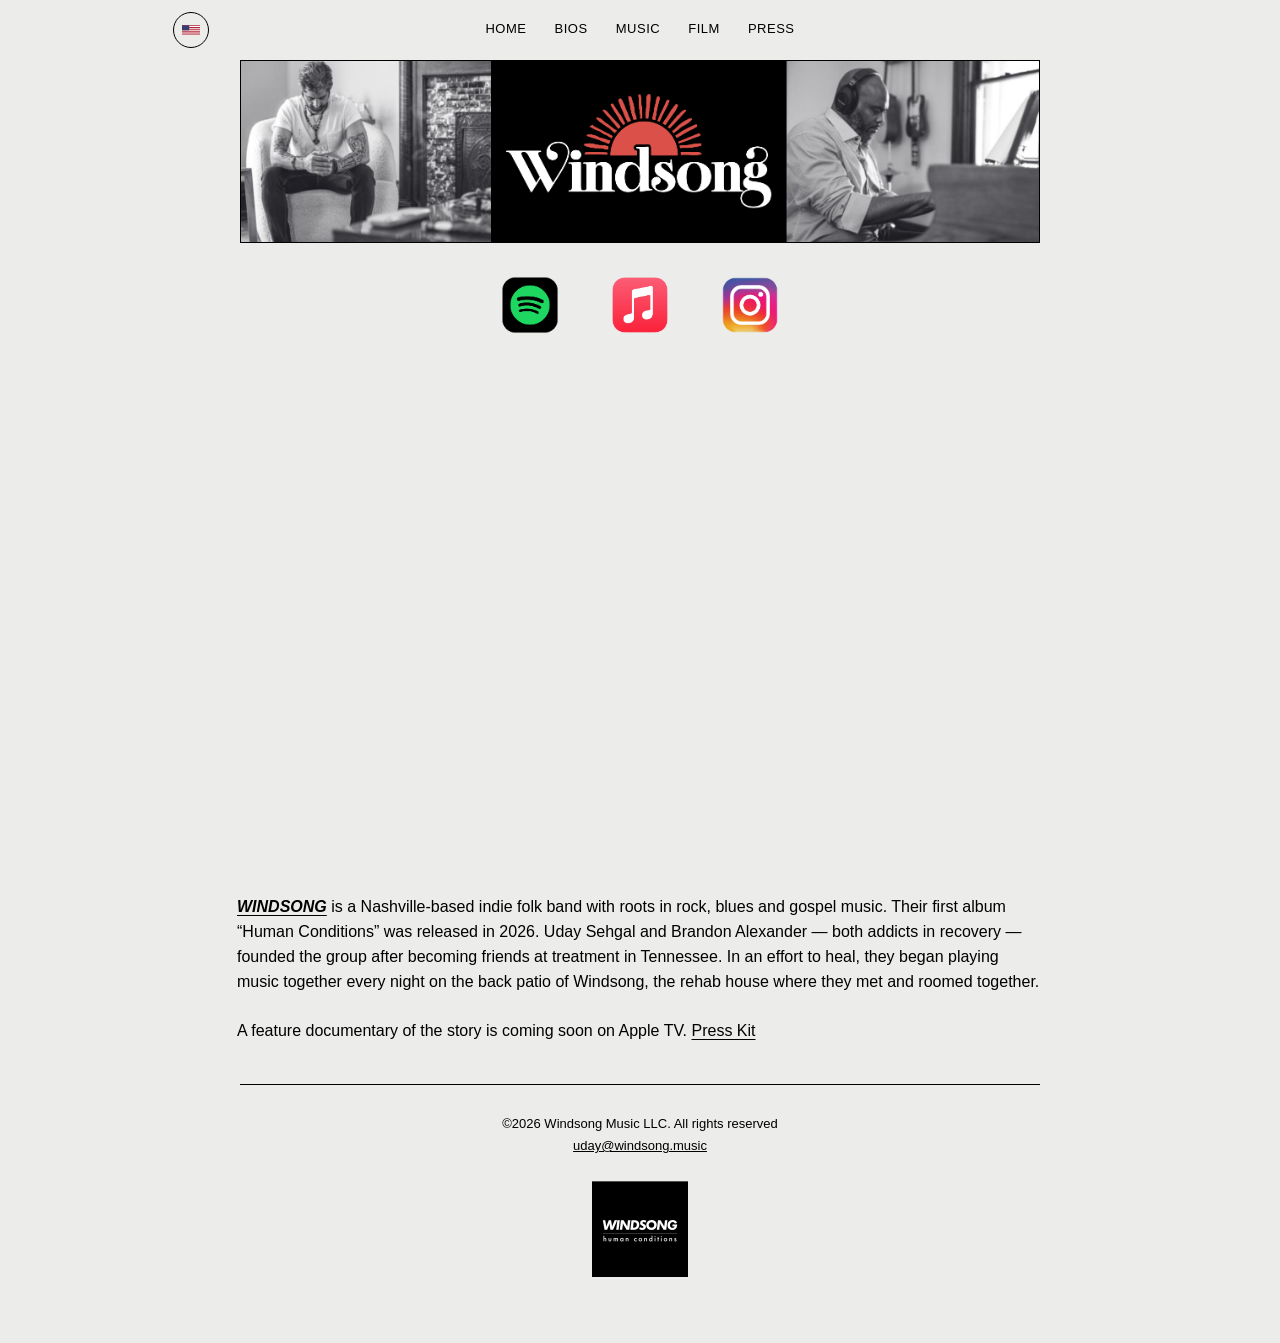
<file: index.html>
<!DOCTYPE html>
<html lang="en">
<head>
<meta charset="UTF-8" />
<meta name="viewport" content="width=device-width, initial-scale=1.0" />
<script>

(function () {
  var k = 'windsong-lang';
  var t = localStorage.getItem(k);
  if (t === 'hi' || t === 'en') {
    document.documentElement.setAttribute('data-lang', t);
    document.documentElement.setAttribute('lang', t === 'hi' ? 'hi' : 'en');
  } else {
    document.documentElement.setAttribute('data-lang', 'en');
    document.documentElement.setAttribute('lang', 'en');
  }
})();
</script>

<!-- Google tag (gtag.js) -->
<script async src="https://www.googletagmanager.com/gtag/js?id=G-J59MNLBX5Y"></script>
<script>
  window.dataLayer = window.dataLayer || [];
  function gtag(){dataLayer.push(arguments);}
  gtag('js', new Date());

  gtag('config', 'G-J59MNLBX5Y');
</script>

<meta property="og:title" content="Windsong - Human Conditions" />
<meta property="og:image" content="https://windsong.music/images/windsong-logo-bold-rev.png" />
<meta property="og:description" content="A feature documentary film of the recording sessions, song backstories, and interview footage is currently in post production — with an August 2026 release date. The film was produced by Joseph Garner (Joker, Joker 2) and directed by Meliek Gaynor." />
<meta property="og:url" content="https://windsong.music" />
<meta property="og:type" content="website" />
<meta property="og:locale" content="en_US" />
<meta property="og:site_name" content="Windsong" />
<meta property="og:image:width" content="1200" />
<meta property="og:image:height" content="630" />
<meta property="og:image:alt" content="Windsong - Human Conditions" />

<title>Windsong — Human Conditions</title>
<link rel="preconnect" href="https://fonts.googleapis.com" />
<link rel="preconnect" href="https://fonts.gstatic.com" crossorigin />
<link href="https://fonts.googleapis.com/css2?family=Noto+Sans+Devanagari:wght@400;700&family=Noto+Sans:ital,wght@0,400;0,700;1,400;1,700&display=swap" rel="stylesheet" />
<link rel="stylesheet" href="style.css" />
</head>
<body>

<section class="page cover">

<header class="site-header">
  <nav class="site-nav" aria-label="Main navigation">

    <div class="site-nav__controls">

      <button
              type="button"
              class="lang-toggle"
              id="lang-toggle"
              aria-label="Switch to Hindi"
              title="Switch to Hindi"
      >
                <span class="lang-toggle__flag lang-toggle__flag--en" aria-hidden="true">
                           <svg xmlns="http://www.w3.org/2000/svg" viewBox="0 0 19 10" width="18" height="10" focusable="false">
          <rect width="19" height="10" fill="#b22234"/>
          <path fill="#fff" d="M0 0.77h19V1.9H0zm0 2.26h19v1.13H0zm0 2.26h19v1.13H0zm0 2.26h19v1.13H0zm0 2.26h19V10H0z"/>
          <rect width="7.6" height="5.38" fill="#3c3b6e"/>
        </svg>
                </span>

        <span class="lang-toggle__flag lang-toggle__flag--hi" aria-hidden="true">
                          <svg xmlns="http://www.w3.org/2000/svg" viewBox="0 0 9 6" width="18" height="12" focusable="false">
          <rect width="9" height="2" fill="#FF9933"/>
          <rect y="2" width="9" height="2" fill="#fff"/>
          <rect y="4" width="9" height="2" fill="#138808"/>
          <circle cx="4.5" cy="3" r="0.55" fill="none" stroke="#000080" stroke-width="0.08"/>
          <g stroke="#000080" stroke-width="0.06" fill="none">
            <path d="M4.5 2.45v1.1M4.05 3h0.9M4.2 2.6l0.6 0.8M4.8 2.6l-0.6 0.8M4.2 3.4l0.6-0.8M4.8 3.4l-0.6-0.8"/>
          </g>
        </svg>
                </span>
      </button>

      <button
              type="button"
              class="menu-toggle"
              id="menu-toggle"
              aria-expanded="false"
              aria-controls="site-nav-links"
              aria-label="Open navigation"
      >
        <span></span>
        <span></span>
        <span></span>
      </button>

    </div>

  </nav>
</header>

  <!-- Page 1: Cover -->
    <a class="cover-logo" href="https://www.instagram.com/windsong.live/" target="_blank" rel="noopener noreferrer" data-i18n="aria.windsongInstagram" data-i18n-attr="aria-label" aria-label="Windsong on Instagram">
      <img src="images/windsong-banner.png" alt="" width="1600" height="692" />
    </a>
  <div class="cover-nav">
  <div class="site-nav__links" id="site-nav-links">
    <a href="index.html">home</a>
    <a href="band.html">bios</a>
    <a href="songs.html">music</a>
    <a href="documentary.html">film</a>
    <a href="press.html" data-i18n="nav.press">press</a>
  </div>
    <div class="cover-social">
      <a class="cover-social__link" href="https://open.spotify.com/album/7464u61PqAMheNUKKVJEBP?si=svXfRjEfQx6AJzKR78uPIQ&amp;utm_source=copy-link" target="_blank" rel="noopener noreferrer" data-i18n="aria.spotify" data-i18n-attr="aria-label" aria-label="Windsong on Spotify">
        <img src="images/spotify.png" alt="" width="70" height="70" decoding="async" />
      </a>
      <a class="cover-social__link" href="https://music.apple.com/us/album/human-conditions/6836206193" target="_blank" rel="noopener noreferrer" data-i18n="aria.appleMusic" data-i18n-attr="aria-label" aria-label="Windsong on Apple Music">
        <img src="images/apple.png" alt="" width="70" height="70" decoding="async" />
      </a>
      <a class="cover-social__link" href="https://www.instagram.com/windsong.live/" target="_blank" rel="noopener noreferrer" data-i18n="aria.windsongInstagram" data-i18n-attr="aria-label" aria-label="Windsong on Instagram">
        <img src="images/instagram.png" alt="" width="70" height="70" decoding="async" />
      </a>
    </div>
  </div>

<!--  <hr class="section-rule" />-->

  <!-- Trailer --->
  <div class="cover-video">
    <div class="cover-video__frame">
      <iframe
              src="https://player.vimeo.com/video/1218974284?h=4535419d74&amp;badge=0&amp;autopause=0&amp;player_id=0&amp;app_id=58479&amp;autoplay=1&amp;muted=1&amp;playsinline=1"
              frameborder="0"
              allow="autoplay; fullscreen; picture-in-picture; clipboard-write; encrypted-media; web-share"
              referrerpolicy="strict-origin-when-cross-origin"
              title="Windsong Trailer"
      ></iframe>
    </div>
  </div>
  <script src="https://player.vimeo.com/api/player.js"></script>

  <!-- Page 2: Band & members -->
  <section class="page">
    <div class="bio">
        <p data-i18n="bio.intro">
          <a href="https://www.ladysavagemanagement.com/windsong"><em class="band-name">WINDSONG</em></a> is a Nashville-based indie folk band with roots in rock, blues and gospel music. Their first album “Human Conditions” was released in 2026. Uday Sehgal and Brandon Alexander — both addicts in recovery — founded the group after becoming friends at treatment in Tennessee. In an effort to heal, they began playing music together every night on the back patio of Windsong, the rehab house where they met and roomed together.
          <br/><br/>A feature documentary of the story is coming soon on Apple TV. <a href="https://www.ladysavagemanagement.com/windsong" target="_blank" rel="noopener noreferrer">Press Kit</a>
        </p>
<!--        <p data-i18n="bio.uday">-->
<!--          <strong class="name">UDAY SEHGAL</strong> is an entrepreneur with a background in hotels, film and music. He was raised in Chicago, IL and grew up playing guitar in bands through high school and college. He began writing songs at 18 years old.-->
<!--        </p>-->
<!--        <p data-i18n="bio.brandon">-->
<!--          <strong class="name">BRANDON ALEXANDER</strong> grew up in Nashville, TN. He was first exposed to music through church — playing piano, organ, and singing in the choir. Brandon went on to study at Fisk University, and was a member of the prestigious Fisk Jubilee Singers. -->
<!--        </p>-->
<!--      <p data-i18n="bio.savanna">-->
<!--        <strong class="name">Savanna Smith</strong> ...-->
<!--      </p>-->
<!--      <p data-i18n="bio.lacy">-->
<!--        <strong class="name">LACY ROSTYAK</strong> is a conservatory-trained concert violinist with recording experience alongside Shania Twain and Deadmau5.-->
<!--      </p>-->
<!--        <p data-i18n="bio.john">-->
<!--          <strong class="name">JOHN MASON</strong> is a session bass player and has toured with Darius Rucker for 18 years.-->
<!--        </p>-->
<!--        <p data-i18n="bio.joe">-->
<!--          <strong class="name">JOE TRAVERS</strong> plays drums and won a Grammy for live performance with the Zappa Band. He also toured with Joe Satriani and Duran Duran.-->
<!--        </p>-->
<!--        <p data-i18n="bio.jeff">-->
<!--          <strong class="name">JEFF KITE</strong> is a producer, guitar and keyboard player who tours with The Voidz (Julian Casablanca) and Cigarettes After Sex.-->
<!--        </p>-->
    </div>
  </section>

<!--  &lt;!&ndash; Page 3: Track list stories (part 1) &ndash;&gt;-->
<!--  <section class="page">-->
<!--    <div class="tracks-page-logo">-->
<!--      <a href="https://open.spotify.com/album/7464u61PqAMheNUKKVJEBP?si=svXfRjEfQx6AJzKR78uPIQ&amp;utm_source=copy-link" target="_blank" rel="noopener noreferrer" data-i18n="aria.humanConditionsSpotify" data-i18n-attr="aria-label" aria-label="Human Conditions on Spotify">-->
<!--        <img src="images/windsong-logo-bold.png" data-i18n="alt.albumLogo" data-i18n-attr="alt" alt="Windsong — Human Conditions" />-->
<!--      </a>-->
<!--    </div>-->
<!--    <div class="tracks-layout">-->
<!--      <div class="track-photos">-->
<!--        <img src="images/uday-sitting.jpg" data-i18n="alt.udaySitting" data-i18n-attr="alt" alt="Uday sitting, contemplative" />-->
<!--        <img src="images/brandon-piano.jpg" data-i18n="alt.brandonPiano" data-i18n-attr="alt" alt="Brandon at the piano" />-->
<!--      </div>-->
<!--      <div class="tracks-text">-->
<!--        <h2 class="tracks-heading" data-i18n="tracks.heading">Track List Stories</h2>-->

<!--        <div class="track">-->
<!--          <h3 data-i18n="track.sunrise.title">Sunrise-</h3>-->
<!--          <p data-i18n="track.sunrise.body">My parents were raised in an ashram, a spiritual community in southern india, founded by Sri Aurobindo and Mira Alfassa, also known as The Mother. They wrote volumes on the nature of man, evolution of consciousness, integral yoga, and spiritual life. One of the seminal works is called 'The Life Divine' which I've always been drawn to. My folks later immigrated to Chicago, where my brother and I were born and raised. I was given the name Uday, by the ashram's caretaker, which in Sanskrit translates to sunrise.</p>-->
<!--        </div>-->

<!--        <div class="track">-->
<!--          <h3 data-i18n="track.weAreThrough.title">We Are Through-</h3>-->
<!--          <p data-i18n="track.weAreThrough.body">I was diagnosed with bipolar II twenty years ago, and later developed a substance use disorder. After treatments and relapses, I have tried and failed my way to a clean healthy daily life. They are both progressive illnesses, that is, things tend to get worse over time — if you don't get better first. I came to characterize my addiction as the manifestation of a toxic relationship. Starts good, ends bad, and ultimately a radioactive way to cope. I can't quite compare the experience to anything else — the chaos and destruction of being brought to your knees by a drug. I wrote this to remind myself of the nature of the beast, who patiently waits at the door.</p>-->
<!--        </div>-->

<!--        <div class="track">-->
<!--          <h3 data-i18n="track.free.title">Free-</h3>-->
<!--          <p data-i18n="track.free.body">My many experiences with depression have more in common than apart, characterized largely by an absolute eradication of my own will — to move, think, feel, or consider a future. That which you need most in the moment, is exactly what is not available. There is no ability to recognize a way forward, much less any point. I have noticed however, this too does pass. And what lies on the other side, once the pain becomes your ally, may actually be worth the walk.</p>-->
<!--        </div>-->

<!--        <div class="track">-->
<!--          <h3 data-i18n="track.awake.title">Awake-</h3>-->
<!--          <p data-i18n="track.awake.body">It is said the final step of recovery is a spiritual awakening. I am looking forward to that moment. Truly on the edge of my seat.</p>-->
<!--        </div>-->
<!--      </div>-->
<!--    </div>-->
<!--  </section>-->

<!--  &lt;!&ndash; Page 4: Track list stories (part 2) &ndash;&gt;-->
<!--  <section class="page">-->
<!--    <div class="tracks-layout">-->
<!--      <div class="track-photos">-->
<!--        <img src="images/uday-guitar.jpg" data-i18n="alt.udayGuitar" data-i18n-attr="alt" alt="Uday playing guitar" />-->
<!--        <img src="images/brandon-recording.jpg" data-i18n="alt.brandonRecording" data-i18n-attr="alt" alt="Brandon recording vocals" />-->
<!--      </div>-->
<!--      <div class="tracks-text">-->
<!--        <div class="track">-->
<!--          <h3 data-i18n="track.hardWayHome.title">Hard Way Home-</h3>-->
<!--          <p data-i18n="track.hardWayHome.body">I met Baker in treatment, we happened to cross over on both of our stays. He suffered intense early age trauma, and grew up in an environment of drug abuse. Baker regularly cut school in favor of the skate park, and on certain occasions, a jail cell. After a long journey, he is living a clean life for the first time. He likes to write poetry as his creative outlet, and provided these lyrics for me, as a record of his struggle.</p>-->
<!--        </div>-->

<!--        <div class="track">-->
<!--          <h3 data-i18n="track.lindaLee.title">Linda Lee-</h3>-->
<!--          <p data-i18n="track.lindaLee.body">My first experience with tragedy and loss was in high school. One of my best friends was out driving late at night with his mother, a vibrant and caring single mom of two. They got into a car crash, which she did not survive. It is one of those moments that still occurs in slow motion for me, with profound emotion, and gut wrenching to this day. I wrote the song when I was 18. It is dedicated to the incredibly loving memory of Linda Lee Lawrence.</p>-->
<!--        </div>-->

<!--        <div class="track">-->
<!--          <h3 data-i18n="track.closeYourEyes.title">Close Your Eyes-</h3>-->
<!--          <p data-i18n="track.closeYourEyes.body">I have a tight group of friends from growing up together. One of them is named Scott, a loving father of three, and an avid enthusiast of the Chicago Cubs and early 90's hip hop. After a high conflict divorce, job loss and subsequent battles with intense depression, Scott took his life. It was Thanksgiving day, just hours after we all were together with him. It is a very painful pill to swallow, in part, as it happened on our watch. The song is called 'close your eyes' — I would like to say it's a celebration of Scott, but in truth, it is an expression of pain and absence.</p>-->
<!--        </div>-->

<!--        <div class="track">-->
<!--          <h3 data-i18n="track.hisLoveIsKind.title">His Love is Kind-</h3>-->
<!--          <p data-i18n="track.hisLoveIsKind.body">My best friend from childhood is named Linda. We grew up together on the same street, would constantly walk around the mall, and talk on the phone even after we'd just been hanging out doing nothing. As we moved through high school and college, and she formed relationships with guys that I felt to be under-qualified for the position, she knew where I stood. Then she met Zac, her now husband, and the father of their two boys. He and I always got along great, several shared interests, particularly we both love Linda. Zac has always been kind, friendly, authentic; and extremely hospitable. We wrote this one for him. He, even while battling ALS, is the most courageous guy I know.</p>-->
<!--        </div>-->
<!--      </div>-->
<!--    </div>-->
<!--  </section>-->


<!--  &lt;!&ndash; Page 5: Documentary film &ndash;&gt;-->
<!--  <section class="page page-film">-->
<!--    <div class="film-layout">-->
<!--      <div class="film-photo">-->
<!--        <a href="https://open.spotify.com/album/7464u61PqAMheNUKKVJEBP?si=svXfRjEfQx6AJzKR78uPIQ&amp;utm_source=copy-link" target="_blank" rel="noopener noreferrer" data-i18n="aria.humanConditionsSpotify" data-i18n-attr="aria-label" aria-label="Human Conditions on Spotify">-->
<!--          <img src="images/windsong-logo-bold.png" data-i18n="alt.albumLogo" data-i18n-attr="alt" alt="Windsong — Human Conditions" />-->
<!--        </a>-->
<!--        <img src="images/filmmaker-dog.jpg" data-i18n="alt.filmmakerDog" data-i18n-attr="alt" alt="Filmmaker with dog during recording sessions" />-->
<!--      </div>-->
<!--      <div class="film-copy">-->
<!--        <p data-i18n="film.intro">A feature documentary film of the recording sessions, song backstories, and interview footage is currently in post production — with an November 2026 release date. The film was produced by Joseph Garner (Joker, Joker 2) and directed by Meliek Gaynor.).</p>-->
<!--        <hr class="film-divider" />-->
<!--        <p class="logline" data-i18n="film.logline"><em>Logline</em>: Two addicts meet in treatment, start writing music together, and record an album to explore the roots of pain and healing.</p>-->
<!--      </div>-->
<!--    </div>-->
<!--  </section>-->

<!--  &lt;!&ndash; Page 6: Contact &ndash;&gt;-->
<!--  <section class="page page-contact">-->
<!--    <div class="contact-layout">-->
<!--      <div class="contact-photos">-->
<!--        <img src="images/uday-with-friend.jpg" data-i18n="alt.udayFriend" data-i18n-attr="alt" alt="Uday with friend" />-->
<!--        <img src="images/uday-smiling.jpg" data-i18n="alt.udaySmiling" data-i18n-attr="alt" alt="Uday smiling" />-->
<!--      </div>-->
<!--      <div class="contact-right">-->
<!--        <a href="https://www.instagram.com/windsong.live/" target="_blank" rel="noopener noreferrer" data-i18n="aria.windsongInstagram" data-i18n-attr="aria-label" aria-label="Windsong on Instagram">-->
<!--        <img class="big-logo" src="images/windsong-logo-blue-bkgd.png" data-i18n="alt.windsongWordmark" data-i18n-attr="alt" alt="Windsong" />-->
<!--        </a>-->
<!--        <div class="contact-info">-->
<!--          <div><a href="mailto:uday@windsong.music">uday@windsong.music</a></div>-->
<!--          <div>-->
<!--            <br />-->
<!--            <br />-->
<!--            <br />-->
<!--          </div>-->
<!--        </div>-->
<!--      </div>-->
<!--    </div>-->
<!--  </section>-->

  <script src="i18n.js" defer></script>
        <footer class="site-footer site-footer--index">
       <div> ©2026 Windsong Music LLC. All rights reserved</div> <a href="mailto:uday@windsong.music">uday@windsong.music</a>
          <a class="site-footer__album" href="https://open.spotify.com/album/7464u61PqAMheNUKKVJEBP?si=svXfRjEfQx6AJzKR78uPIQ&amp;utm_source=copy-link" target="_blank" rel="noopener noreferrer" data-i18n="aria.humanConditionsSpotify" data-i18n-attr="aria-label" aria-label="Human Conditions on Spotify">
            <img src="images/human-conditions-original-thumbnail.png" alt="Windsong — Human Conditions, original black album cover" width="96" height="96" loading="lazy" decoding="async" />
          </a>
        </footer>
</section>
</body>
</html>
<!-- dejim juang -->
</file>
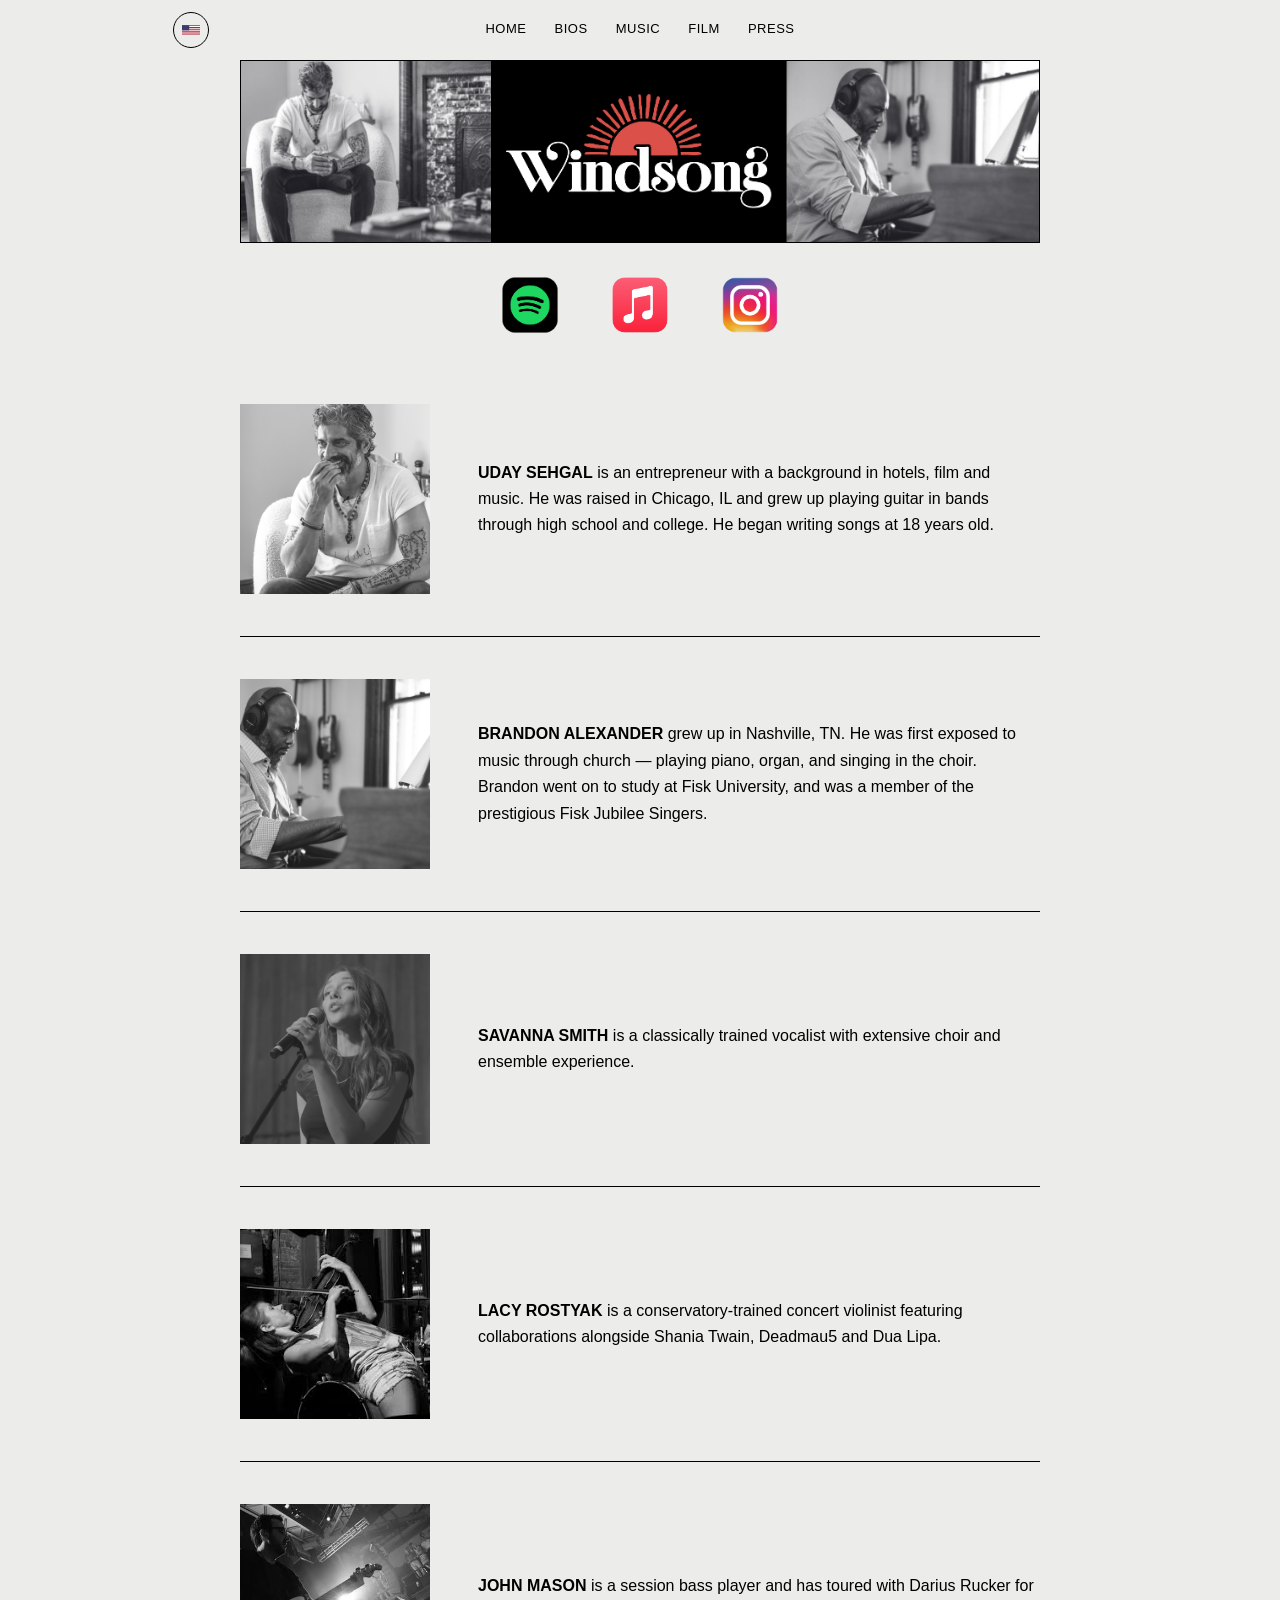
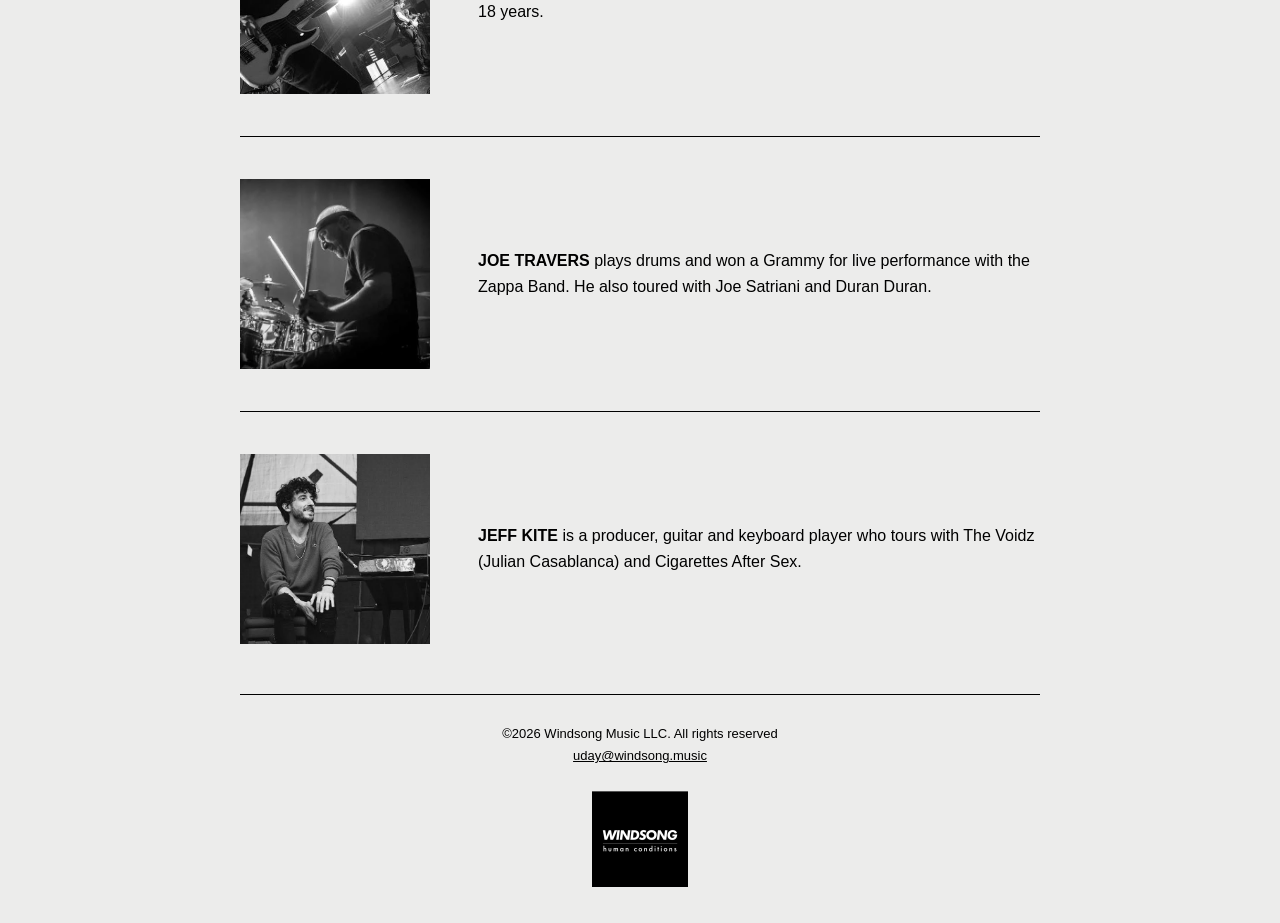
<file: band.html>
<!DOCTYPE html>
<html lang="en">
<head>
    <meta charset="UTF-8" />
    <meta name="viewport" content="width=device-width, initial-scale=1.0" />
    <script>
        (function () {
            var k = 'windsong-lang';
            var t = localStorage.getItem(k);
            if (t === 'hi' || t === 'en') {
                document.documentElement.setAttribute('data-lang', t);
                document.documentElement.setAttribute('lang', t === 'hi' ? 'hi' : 'en');
            } else {
                document.documentElement.setAttribute('data-lang', 'en');
                document.documentElement.setAttribute('lang', 'en');
            }
        })();
    </script>

    <!-- Google tag (gtag.js) -->
    <script async src="https://www.googletagmanager.com/gtag/js?id=G-J59MNLBX5Y"></script>
    <script>
        window.dataLayer = window.dataLayer || [];
        function gtag(){dataLayer.push(arguments);}
        gtag('js', new Date());

        gtag('config', 'G-J59MNLBX5Y');
    </script>

    <meta property="og:title" content="Windsong - Human Conditions" />
    <meta property="og:image" content="https://windsong.music/images/windsong-logo-bold-rev.png" />
    <meta property="og:description" content="A feature documentary film of the recording sessions, song backstories, and interview footage is currently in post production — with an August 2026 release date. The film was produced by Joseph Garner (Joker, Joker 2) and directed by Meliek Gaynor." />
    <meta property="og:url" content="https://windsong.music" />
    <meta property="og:type" content="website" />
    <meta property="og:locale" content="en_US" />
    <meta property="og:site_name" content="Windsong" />
    <meta property="og:image:width" content="1200" />
    <meta property="og:image:height" content="630" />
    <meta property="og:image:alt" content="Windsong - Human Conditions" />

    <title>Windsong — Human Conditions</title>
    <link rel="preconnect" href="https://fonts.googleapis.com" />
    <link rel="preconnect" href="https://fonts.gstatic.com" crossorigin />
    <link href="https://fonts.googleapis.com/css2?family=Noto+Sans+Devanagari:wght@400;700&family=Noto+Sans:ital,wght@0,400;0,700;1,400;1,700&display=swap" rel="stylesheet" />
    <link rel="stylesheet" href="style.css" />
</head>
<body>

<section class="page cover">

    <header class="site-header">
        <nav class="site-nav" aria-label="Main navigation">

            <div class="site-nav__controls">

                <button
                        type="button"
                        class="lang-toggle"
                        id="lang-toggle"
                        aria-label="Switch to Hindi"
                        title="Switch to Hindi"
                >
                <span class="lang-toggle__flag lang-toggle__flag--en" aria-hidden="true">
                           <svg xmlns="http://www.w3.org/2000/svg" viewBox="0 0 19 10" width="18" height="10" focusable="false">
          <rect width="19" height="10" fill="#b22234"/>
          <path fill="#fff" d="M0 0.77h19V1.9H0zm0 2.26h19v1.13H0zm0 2.26h19v1.13H0zm0 2.26h19v1.13H0zm0 2.26h19V10H0z"/>
          <rect width="7.6" height="5.38" fill="#3c3b6e"/>
        </svg>
                </span>

                    <span class="lang-toggle__flag lang-toggle__flag--hi" aria-hidden="true">
                          <svg xmlns="http://www.w3.org/2000/svg" viewBox="0 0 9 6" width="18" height="12" focusable="false">
          <rect width="9" height="2" fill="#FF9933"/>
          <rect y="2" width="9" height="2" fill="#fff"/>
          <rect y="4" width="9" height="2" fill="#138808"/>
          <circle cx="4.5" cy="3" r="0.55" fill="none" stroke="#000080" stroke-width="0.08"/>
          <g stroke="#000080" stroke-width="0.06" fill="none">
            <path d="M4.5 2.45v1.1M4.05 3h0.9M4.2 2.6l0.6 0.8M4.8 2.6l-0.6 0.8M4.2 3.4l0.6-0.8M4.8 3.4l-0.6-0.8"/>
          </g>
        </svg>
                </span>
                </button>

                <button
                        type="button"
                        class="menu-toggle"
                        id="menu-toggle"
                        aria-expanded="false"
                        aria-controls="site-nav-links"
                        aria-label="Open navigation"
                >
                    <span></span>
                    <span></span>
                    <span></span>
                </button>

            </div>

        </nav>
    </header>

    <!-- Page 1: Cover -->
    <a class="cover-logo" href="https://www.instagram.com/windsong.live/" target="_blank" rel="noopener noreferrer" data-i18n="aria.windsongInstagram" data-i18n-attr="aria-label" aria-label="Windsong on Instagram">
        <img src="images/windsong-banner.png" alt="" width="1600" height="692" />
    </a>
    <div class="cover-nav">
        <div class="site-nav__links" id="site-nav-links">
            <a href="index.html">home</a>
            <a href="band.html">bios</a>
            <a href="songs.html">music</a>
            <a href="documentary.html">film</a>
            <a href="press.html" data-i18n="nav.press">press</a>
        </div>
        <div class="cover-social">
            <a class="cover-social__link" href="https://open.spotify.com/album/7464u61PqAMheNUKKVJEBP?si=svXfRjEfQx6AJzKR78uPIQ&amp;utm_source=copy-link" target="_blank" rel="noopener noreferrer" data-i18n="aria.spotify" data-i18n-attr="aria-label" aria-label="Windsong on Spotify">
                <img src="images/spotify.png" alt="" width="70" height="70" decoding="async" />
            </a>
            <a class="cover-social__link" href="https://music.apple.com/us/album/human-conditions/6836206193" target="_blank" rel="noopener noreferrer" data-i18n="aria.appleMusic" data-i18n-attr="aria-label" aria-label="Windsong on Apple Music">
                <img src="images/apple.png" alt="" width="70" height="70" decoding="async" />
            </a>
            <a class="cover-social__link" href="https://www.instagram.com/windsong.live/" target="_blank" rel="noopener noreferrer" data-i18n="aria.windsongInstagram" data-i18n-attr="aria-label" aria-label="Windsong on Instagram">
                <img src="images/instagram.png" alt="" width="70" height="70" decoding="async" />
            </a>
        </div>
    </div>
</section>

<!-- Page 2: Band & members -->
<section class="page page-bios">
    <div class="bio">

        <!-- UDAY SEHGAL -->
        <article class="bio-person">
            <div class="bio-person__image">
                <img
                        src="images/Uday S.jpg"
                        alt="Uday Sehgal"
                        loading="lazy"
                />
            </div>

            <div class="bio-person__text">
        <p data-i18n="bio.uday">
          Uday is an entrepreneur with a background in hotels, film and music. He was raised in Chicago, IL and grew up playing guitar in bands through high school and college. He began writing songs at 18 years old.
        </p>
                </div>
        </article>

        <!-- BRANDON ALEXANDER -->
        <article class="bio-person">
            <div class="bio-person__image">
                <img
                        src="images/Brandon A..jpg"
                        alt="Brandon Alexander"
                        loading="lazy"
                />
            </div>

            <div class="bio-person__text">

        <p data-i18n="bio.brandon">
            Brandon grew up in Nashville, TN. He was first exposed to music through church — playing piano, organ, and singing in the choir. Brandon went on to study at Fisk University, and was a member of the prestigious Fisk Jubilee Singers.
        </p>
                </div>
        </article>

        <!-- SAVANNA SMITH -->
        <article class="bio-person">
            <div class="bio-person__image">
                <img
                        src="images/Savanna.PNG"
                        alt="Savanna Smith"
                        loading="lazy"
                />
            </div>

            <div class="bio-person__text">

        <p data-i18n="bio.savanna">
           Savanna is a classically trained vocalist with extensive choir and ensemble experience.
        </p>
                </div>
        </article>

        <!-- LACY ROSTYAK -->
        <article class="bio-person">
            <div class="bio-person__image">
                <img
                        src="images/Lacy R.JPG"
                        alt="Lacy Rostyak"
                        loading="lazy"
                />
            </div>
            <div class="bio-person__text">
        <p data-i18n="bio.lacy">
           Lacy is a conservatory-trained concert violinist featuring collaborations alongside Shania Twain, Deadmau5 and Dua Lipa.
        </p>
                </div>
        </article>

        <!-- JOHN MASON -->
        <article class="bio-person">
            <div class="bio-person__image">
                <img
                        src="images/John M.JPG"
                        alt="John Mason"
                        loading="lazy"
                />
            </div>
            <div class="bio-person__text">
        <p data-i18n="bio.john">
           John is a session bass player and has toured with Darius Rucker for 18 years.
        </p>
                </div>
        </article>

        <!-- JOE TRAVERS -->
        <article class="bio-person">
            <div class="bio-person__image">
                <img
                        src="images/Joe T.WEBP"
                        alt="Joe Travers"
                        loading="lazy"
                />
            </div>
            <div class="bio-person__text">
        <p data-i18n="bio.joe">
           Joe plays drums and won a Grammy for live performance with the Zappa Band. He also toured with Joe Satriani and Duran Duran.
        </p>
                </div>
        </article>

        <!-- JEFF KITE -->
        <article class="bio-person">
            <div class="bio-person__image">
                <img
                        src="images/Jeff K.JPG"
                        alt="Jeff Kite"
                        loading="lazy"
                />
            </div>

            <div class="bio-person__text">
        <p data-i18n="bio.jeff">
           Jeff is a producer, guitar and keyboard player who tours with The Voidz (Julian Casablanca) and Cigarettes After Sex.
        </p>
            </div>
        </article>
    </div>
</section>

<script src="i18n.js" defer></script>
<footer class="site-footer site-footer--band">
    <div>©2026 Windsong Music LLC. All rights reserved</div>
    <a href="mailto:uday@windsong.music">uday@windsong.music</a>
    <a class="site-footer__album" href="https://open.spotify.com/album/7464u61PqAMheNUKKVJEBP?si=svXfRjEfQx6AJzKR78uPIQ&amp;utm_source=copy-link" target="_blank" rel="noopener noreferrer" data-i18n="aria.humanConditionsSpotify" data-i18n-attr="aria-label" aria-label="Human Conditions on Spotify">
        <img src="images/human-conditions-original-thumbnail.png" alt="Windsong — Human Conditions, original black album cover" width="96" height="96" loading="lazy" decoding="async" />
    </a>
</footer>
</body>
</html>
</file>
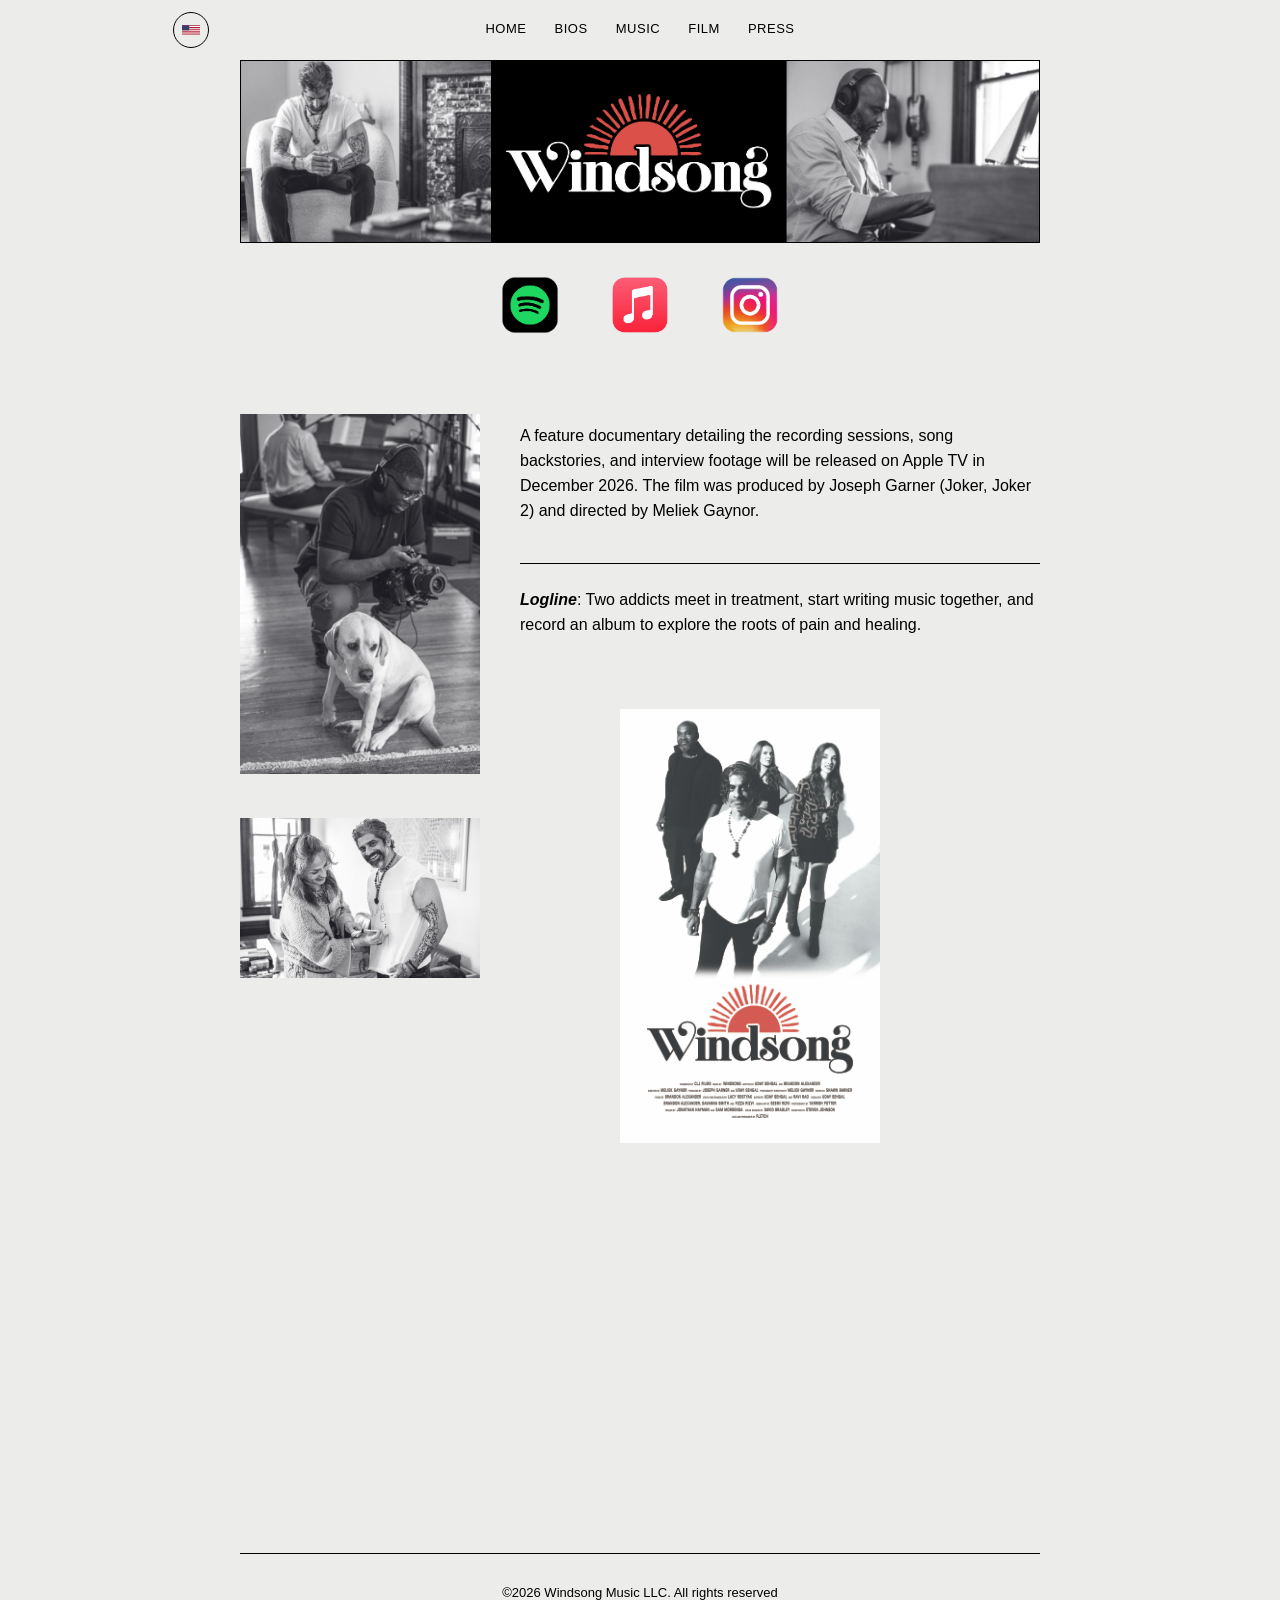
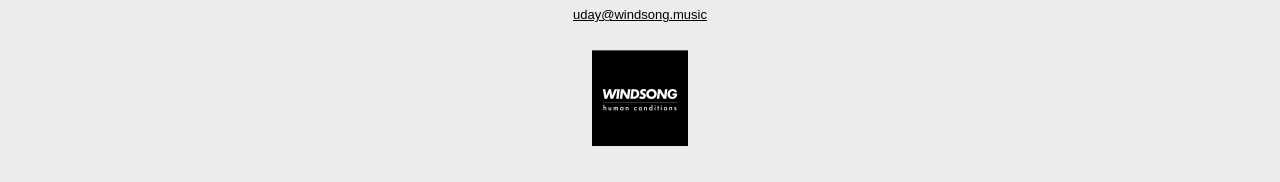
<file: documentary.html>
<!DOCTYPE html>
<html lang="en">
<head>
    <meta charset="UTF-8" />
    <meta name="viewport" content="width=device-width, initial-scale=1.0" />
    <script>

        (function () {
            var k = 'windsong-lang';
            var t = localStorage.getItem(k);
            if (t === 'hi' || t === 'en') {
                document.documentElement.setAttribute('data-lang', t);
                document.documentElement.setAttribute('lang', t === 'hi' ? 'hi' : 'en');
            } else {
                document.documentElement.setAttribute('data-lang', 'en');
                document.documentElement.setAttribute('lang', 'en');
            }
        })();
    </script>

    <!-- Google tag (gtag.js) -->
    <script async src="https://www.googletagmanager.com/gtag/js?id=G-J59MNLBX5Y"></script>
    <script>
        window.dataLayer = window.dataLayer || [];
        function gtag(){dataLayer.push(arguments);}
        gtag('js', new Date());

        gtag('config', 'G-J59MNLBX5Y');
    </script>

    <meta property="og:title" content="Windsong - Human Conditions" />
    <meta property="og:image" content="https://windsong.music/images/windsong-logo-bold-rev.png" />
    <meta property="og:description" content="A feature documentary detailing the recording sessions, song backstories, and interview footage will be released on Apple TV in November 2026." />
    <meta property="og:url" content="https://windsong.music" />
    <meta property="og:type" content="website" />
    <meta property="og:locale" content="en_US" />
    <meta property="og:site_name" content="Windsong" />
    <meta property="og:image:width" content="1200" />
    <meta property="og:image:height" content="630" />
    <meta property="og:image:alt" content="Windsong - Human Conditions" />

    <title>Windsong — Human Conditions</title>
    <link rel="preconnect" href="https://fonts.googleapis.com" />
    <link rel="preconnect" href="https://fonts.gstatic.com" crossorigin />
    <link href="https://fonts.googleapis.com/css2?family=Noto+Sans+Devanagari:wght@400;700&family=Noto+Sans:ital,wght@0,400;0,700;1,400;1,700&display=swap" rel="stylesheet" />
    <link rel="stylesheet" href="style.css" />
</head>
<body>

<section class="page cover">

    <header class="site-header">
        <nav class="site-nav" aria-label="Main navigation">

            <div class="site-nav__controls">

                <button
                        type="button"
                        class="lang-toggle"
                        id="lang-toggle"
                        aria-label="Switch to Hindi"
                        title="Switch to Hindi"
                >
                <span class="lang-toggle__flag lang-toggle__flag--en" aria-hidden="true">
                           <svg xmlns="http://www.w3.org/2000/svg" viewBox="0 0 19 10" width="18" height="10" focusable="false">
          <rect width="19" height="10" fill="#b22234"/>
          <path fill="#fff" d="M0 0.77h19V1.9H0zm0 2.26h19v1.13H0zm0 2.26h19v1.13H0zm0 2.26h19v1.13H0zm0 2.26h19V10H0z"/>
          <rect width="7.6" height="5.38" fill="#3c3b6e"/>
        </svg>
                </span>

                    <span class="lang-toggle__flag lang-toggle__flag--hi" aria-hidden="true">
                          <svg xmlns="http://www.w3.org/2000/svg" viewBox="0 0 9 6" width="18" height="12" focusable="false">
          <rect width="9" height="2" fill="#FF9933"/>
          <rect y="2" width="9" height="2" fill="#fff"/>
          <rect y="4" width="9" height="2" fill="#138808"/>
          <circle cx="4.5" cy="3" r="0.55" fill="none" stroke="#000080" stroke-width="0.08"/>
          <g stroke="#000080" stroke-width="0.06" fill="none">
            <path d="M4.5 2.45v1.1M4.05 3h0.9M4.2 2.6l0.6 0.8M4.8 2.6l-0.6 0.8M4.2 3.4l0.6-0.8M4.8 3.4l-0.6-0.8"/>
          </g>
        </svg>
                </span>
                </button>

                <button
                        type="button"
                        class="menu-toggle"
                        id="menu-toggle"
                        aria-expanded="false"
                        aria-controls="site-nav-links"
                        aria-label="Open navigation"
                >
                    <span></span>
                    <span></span>
                    <span></span>
                </button>

            </div>

        </nav>
    </header>

    <!-- Page 1: Cover -->
    <a class="cover-logo" href="https://www.instagram.com/windsong.live/" target="_blank" rel="noopener noreferrer" data-i18n="aria.windsongInstagram" data-i18n-attr="aria-label" aria-label="Windsong on Instagram">
        <img src="images/windsong-banner.png" alt="" width="1600" height="692" />
    </a>
    <div class="cover-nav">
        <div class="site-nav__links" id="site-nav-links">
            <a href="index.html">home</a>
            <a href="band.html">bios</a>
            <a href="songs.html">music</a>
            <a href="documentary.html">film</a>
            <a href="press.html" data-i18n="nav.press">press</a>
        </div>
        <div class="cover-social">
            <a class="cover-social__link" href="https://open.spotify.com/album/7464u61PqAMheNUKKVJEBP?si=svXfRjEfQx6AJzKR78uPIQ&amp;utm_source=copy-link" target="_blank" rel="noopener noreferrer" data-i18n="aria.spotify" data-i18n-attr="aria-label" aria-label="Windsong on Spotify">
                <img src="images/spotify.png" alt="" width="70" height="70" decoding="async" />
            </a>
            <a class="cover-social__link" href="https://music.apple.com/us/album/human-conditions/6836206193" target="_blank" rel="noopener noreferrer" data-i18n="aria.appleMusic" data-i18n-attr="aria-label" aria-label="Windsong on Apple Music">
                <img src="images/apple.png" alt="" width="70" height="70" decoding="async" />
            </a>
            <a class="cover-social__link" href="https://www.instagram.com/windsong.live/" target="_blank" rel="noopener noreferrer" data-i18n="aria.windsongInstagram" data-i18n-attr="aria-label" aria-label="Windsong on Instagram">
                <img src="images/instagram.png" alt="" width="70" height="70" decoding="async" />
            </a>
        </div>
    </div>
</section>

<!-- Page 5: Documentary film -->
<section class="page page-film">
    <div class="tracks-page-logo">
            <a href="https://vimeo.com/1218974284/4535419d74" target="_blank" rel="noopener noreferrer" data-i18n="aria.windsongTrailer" data-i18n-attr="aria-label" aria-label="Watch the Windsong trailer">
                <img src="images/windsong-movie-poster.jpg" data-i18n="alt.moviePoster" data-i18n-attr="alt" alt="Windsong documentary movie poster" width="1080" height="1800" decoding="async" />
            </a>
            </div>
        <!-- Trailer -->
        <div class="cover-video">
            <div class="cover-video__frame">
                <iframe
                        src="https://player.vimeo.com/video/1218974284?h=4535419d74&amp;badge=0&amp;autopause=0&amp;player_id=0&amp;app_id=58479&amp;autoplay=1&amp;muted=1&amp;playsinline=1"
                        frameborder="0"
                        allow="autoplay; fullscreen; picture-in-picture; clipboard-write; encrypted-media; web-share"
                        referrerpolicy="strict-origin-when-cross-origin"
                        title="Windsong Trailer"
                ></iframe>
            </div>
        </div>

<!--        <hr class="section-rule" />--->

        <div class="film-layout">
        <div class="film-copy">
            <p data-i18n="film.intro">A feature documentary detailing the recording sessions, song backstories, and interview footage will be released on Apple TV in December 2026. The film was produced by Joseph Garner (Joker, Joker 2) and directed by Meliek Gaynor.</p>
            <hr class="film-divider" />
            <p class="logline" data-i18n="film.logline"><em>Logline</em>: Two addicts meet in treatment, start writing music together, and record an album to explore the roots of pain and healing.</p>
            <div class="film-photo">
                <img src="images/filmmaker-dog.jpg" data-i18n="alt.filmmakerDog" data-i18n-attr="alt" alt="Filmmaker with dog during recording sessions" />
            </div>
            <img class="film-photo__henna"
                 src="images/Uday_Henna.jpg"
                 alt="Uday with henna" />
        </div>
            <div class="tracks-page-logo">
                <a href="https://vimeo.com/1218974284/4535419d74" target="_blank" rel="noopener noreferrer" data-i18n="aria.windsongTrailer" data-i18n-attr="aria-label" aria-label="Watch the Windsong trailer">
                    <img src="images/windsong-movie-poster.jpg" data-i18n="alt.moviePoster" data-i18n-attr="alt" alt="Windsong documentary movie poster" width="1080" height="1800" decoding="async" />
                </a>
            </div>
    </div>
</section>
<script src="https://player.vimeo.com/api/player.js"></script>
<script src="i18n.js" defer></script>
<footer class="site-footer site-footer--documentary">
    <div>©2026 Windsong Music LLC. All rights reserved</div>
    <a href="mailto:uday@windsong.music">uday@windsong.music</a>
    <a class="site-footer__album" href="https://open.spotify.com/album/7464u61PqAMheNUKKVJEBP?si=svXfRjEfQx6AJzKR78uPIQ&amp;utm_source=copy-link" target="_blank" rel="noopener noreferrer" data-i18n="aria.humanConditionsSpotify" data-i18n-attr="aria-label" aria-label="Human Conditions on Spotify">
        <img src="images/human-conditions-original-thumbnail.png" alt="Windsong — Human Conditions, original black album cover" width="96" height="96" loading="lazy" decoding="async" />
    </a>
</footer>
</body>
</html>
</file>
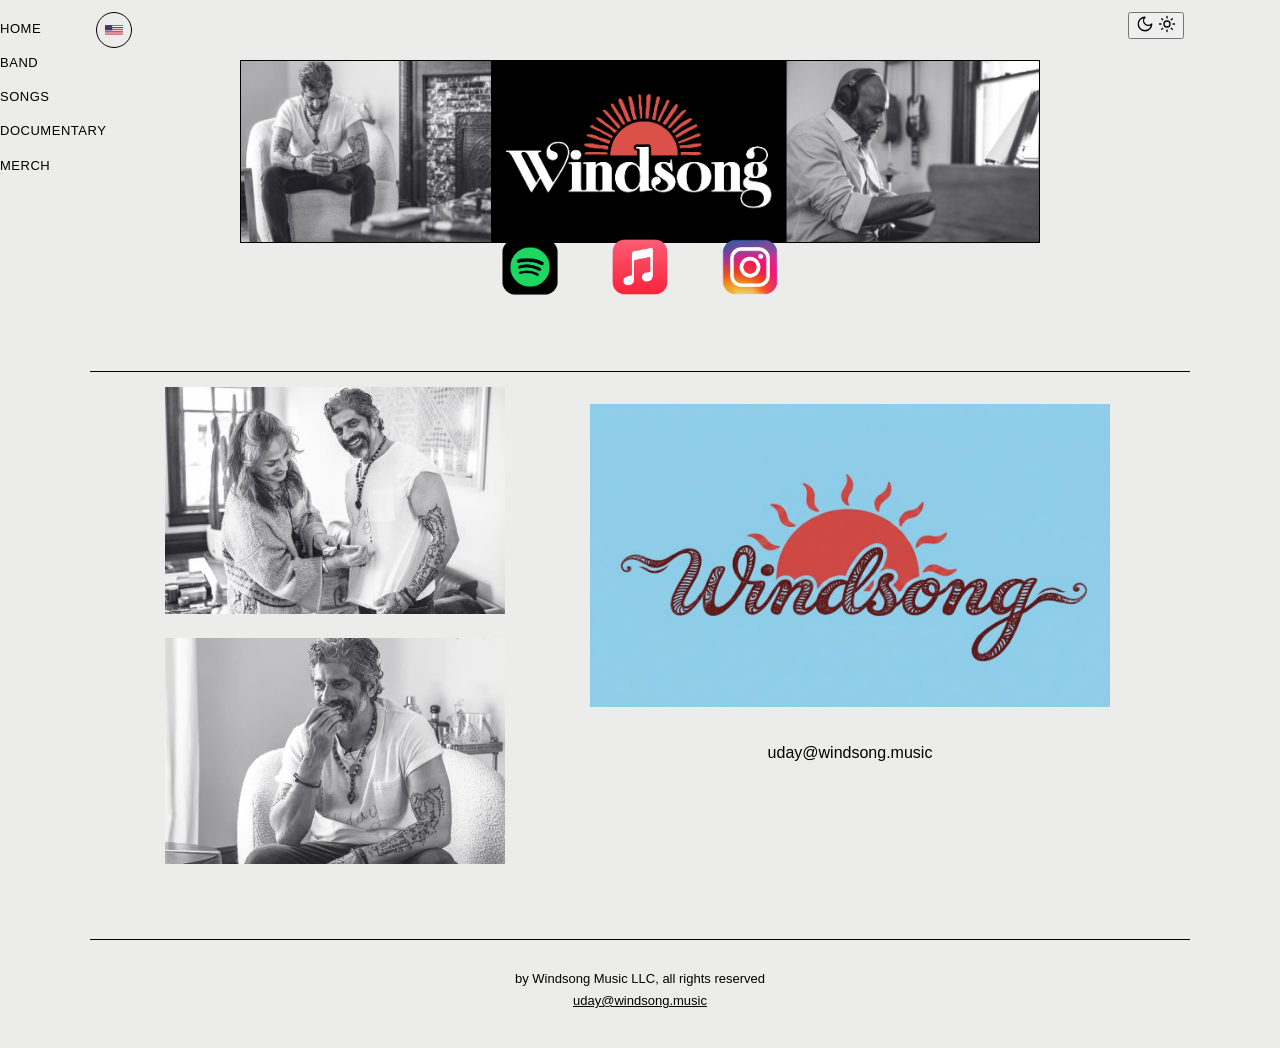
<file: merch.html>
<!DOCTYPE html>
<html lang="en">
<head>
    <meta charset="UTF-8" />
    <meta name="viewport" content="width=device-width, initial-scale=1.0" />
    <script>
        (function () {
            var k = 'windsong-theme';
            var t = localStorage.getItem(k);
            if (t === 'dark' || t === 'light') {
                document.documentElement.setAttribute('data-theme', t);
            } else {
                document.documentElement.setAttribute('data-theme', 'dark');
            }
        })();
        (function () {
            var k = 'windsong-lang';
            var t = localStorage.getItem(k);
            if (t === 'hi' || t === 'en') {
                document.documentElement.setAttribute('data-lang', t);
                document.documentElement.setAttribute('lang', t === 'hi' ? 'hi' : 'en');
            } else {
                document.documentElement.setAttribute('data-lang', 'en');
                document.documentElement.setAttribute('lang', 'en');
            }
        })();
    </script>

    <!-- Google tag (gtag.js) -->
    <script async src="https://www.googletagmanager.com/gtag/js?id=G-J59MNLBX5Y"></script>
    <script>
        window.dataLayer = window.dataLayer || [];
        function gtag(){dataLayer.push(arguments);}
        gtag('js', new Date());

        gtag('config', 'G-J59MNLBX5Y');
    </script>

    <meta property="og:title" content="Windsong - Human Conditions" />
    <meta property="og:image" content="https://windsong.music/images/windsong-logo-bold-rev.png" />
    <meta property="og:description" content="A feature documentary film of the recording sessions, song backstories, and interview footage is currently in post production — with an August 2026 release date. The film was produced by Joseph Garner (Joker, Joker 2) and directed by Meliek Gaynor." />
    <meta property="og:url" content="https://windsong.music" />
    <meta property="og:type" content="website" />
    <meta property="og:locale" content="en_US" />
    <meta property="og:site_name" content="Windsong" />
    <meta property="og:image:width" content="1200" />
    <meta property="og:image:height" content="630" />
    <meta property="og:image:alt" content="Windsong - Human Conditions" />

    <title>Windsong — Human Conditions</title>
    <link rel="preconnect" href="https://fonts.googleapis.com" />
    <link rel="preconnect" href="https://fonts.gstatic.com" crossorigin />
    <link href="https://fonts.googleapis.com/css2?family=Noto+Sans+Devanagari:wght@400;700&family=Noto+Sans:ital,wght@0,400;0,700;1,400;1,700&display=swap" rel="stylesheet" />
    <link rel="stylesheet" href="style.css" />
</head>
<body>

<header class="site-header">
    <nav class="site-nav" aria-label="Main navigation">

        <button
                type="button"
                class="lang-toggle"
                id="lang-toggle"
                aria-label="Switch to Hindi"
                title="Switch to Hindi"
        >
      <span class="lang-toggle__flag lang-toggle__flag--en" aria-hidden="true">
        <svg xmlns="http://www.w3.org/2000/svg" viewBox="0 0 19 10" width="18" height="10" focusable="false">
          <rect width="19" height="10" fill="#b22234"/>
          <path fill="#fff" d="M0 0.77h19V1.9H0zm0 2.26h19v1.13H0zm0 2.26h19v1.13H0zm0 2.26h19v1.13H0zm0 2.26h19V10H0z"/>
          <rect width="7.6" height="5.38" fill="#3c3b6e"/>
        </svg>
      </span>

            <span class="lang-toggle__flag lang-toggle__flag--hi" aria-hidden="true">
        <svg xmlns="http://www.w3.org/2000/svg" viewBox="0 0 9 6" width="18" height="12" focusable="false">
          <rect width="9" height="2" fill="#FF9933"/>
          <rect y="2" width="9" height="2" fill="#fff"/>
          <rect y="4" width="9" height="2" fill="#138808"/>
          <circle cx="4.5" cy="3" r="0.55" fill="none" stroke="#000080" stroke-width="0.08"/>
          <g stroke="#000080" stroke-width="0.06" fill="none">
            <path d="M4.5 2.45v1.1M4.05 3h0.9M4.2 2.6l0.6 0.8M4.8 2.6l-0.6 0.8M4.2 3.4l0.6-0.8M4.8 3.4l-0.6-0.8"/>
          </g>
        </svg>
      </span>
        </button>

        <div class="site-nav__links" id="site-nav-links">
            <a href="index.html">Home</a>
            <a href="band.html">Band</a>
            <a href="songs.html">Songs</a>
            <a href="documentary.html">Documentary</a>
            <a href="merch.html">Merch</a>
        </div>

        <div class="site-nav__right">
            <button
                    type="button"
                    class="theme-toggle"
                    id="theme-toggle"
                    aria-pressed="true"
                    aria-label="Switch to light mode"
                    title="Light mode"
            >
        <span class="theme-toggle__icon theme-toggle__icon--moon" aria-hidden="true">
          <svg xmlns="http://www.w3.org/2000/svg" width="18" height="18" viewBox="0 0 24 24" fill="none" stroke="currentColor" stroke-width="1.75" stroke-linecap="round" stroke-linejoin="round">
            <path d="M12 3a6 6 0 0 0 9 9 9 9 0 1 1-9-9Z" />
          </svg>
        </span>

                <span class="theme-toggle__icon theme-toggle__icon--sun" aria-hidden="true">
          <svg xmlns="http://www.w3.org/2000/svg" width="18" height="18" viewBox="0 0 24 24" fill="none" stroke="currentColor" stroke-width="1.75" stroke-linecap="round" stroke-linejoin="round">
            <circle cx="12" cy="12" r="4" />
            <path d="M12 2v2M12 20v2M4.93 4.93l1.41 1.41M17.66 17.66l1.41 1.41M2 12h2M20 12h2M6.34 17.66l-1.41 1.41M19.07 4.93l-1.41 1.41" />
          </svg>
        </span>
            </button>

            <button
                    type="button"
                    class="menu-toggle"
                    id="menu-toggle"
                    aria-expanded="false"
                    aria-controls="site-nav-links"
                    aria-label="Open navigation"
            >
                <span></span>
                <span></span>
                <span></span>
            </button>
        </div>

    </nav>
</header>

<!-- Page 1: Cover -->
<section class="page cover">
    <a class="cover-logo" href="https://www.instagram.com/windsong.live/" target="_blank" rel="noopener noreferrer" data-i18n="aria.windsongInstagram" data-i18n-attr="aria-label" aria-label="Windsong on Instagram">
        <img src="images/windsong-banner.png" alt="" />
    </a>
    <div class="cover-social">
        <a class="cover-social__link" href="https://open.spotify.com/album/7464u61PqAMheNUKKVJEBP?si=svXfRjEfQx6AJzKR78uPIQ&amp;utm_source=copy-link" target="_blank" rel="noopener noreferrer" data-i18n="aria.spotify" data-i18n-attr="aria-label" aria-label="Windsong on Spotify">
            <img src="images/spotify.png" alt="" width="70" height="70" decoding="async" />
        </a>
        <a class="cover-social__link" href="https://music.apple.com/us/album/human-conditions/6836206193" target="_blank" rel="noopener noreferrer" data-i18n="aria.appleMusic" data-i18n-attr="aria-label" aria-label="Windsong on Apple Music">
            <img src="images/apple.png" alt="" width="70" height="70" decoding="async" />
        </a>
        <a class="cover-social__link" href="https://www.instagram.com/windsong.live/" target="_blank" rel="noopener noreferrer" data-i18n="aria.windsongInstagram" data-i18n-attr="aria-label" aria-label="Windsong on Instagram">
            <img src="images/instagram.png" alt="" width="70" height="70" decoding="async" />
        </a>
    </div>
</section>

<!-- Page 6: Contact -->
<section class="page page-contact">
    <div class="contact-layout">
        <div class="contact-photos">
            <img src="images/uday-with-friend.jpg" data-i18n="alt.udayFriend" data-i18n-attr="alt" alt="Uday with friend" />
            <img src="images/uday-smiling.jpg" data-i18n="alt.udaySmiling" data-i18n-attr="alt" alt="Uday smiling" />
        </div>
        <div class="contact-right">
            <a href="https://www.instagram.com/windsong.live/" target="_blank" rel="noopener noreferrer" data-i18n="aria.windsongInstagram" data-i18n-attr="aria-label" aria-label="Windsong on Instagram">
                <img class="big-logo" src="images/windsong-logo-blue-bkgd.png" data-i18n="alt.windsongWordmark" data-i18n-attr="alt" alt="Windsong" />
            </a>
            <div class="contact-info">
                <div><a href="mailto:uday@windsong.music">uday@windsong.music</a></div>
                <div>
                    <br />
                    <br />
                    <br />
                </div>
            </div>
        </div>
    </div>
</section>
<script src="i18n.js" defer></script>
<footer class="site-footer"> <div>by Windsong Music LLC, all rights reserved</div> <a href="mailto:uday@windsong.music">uday@windsong.music</a> </footer>
</body>
</file>
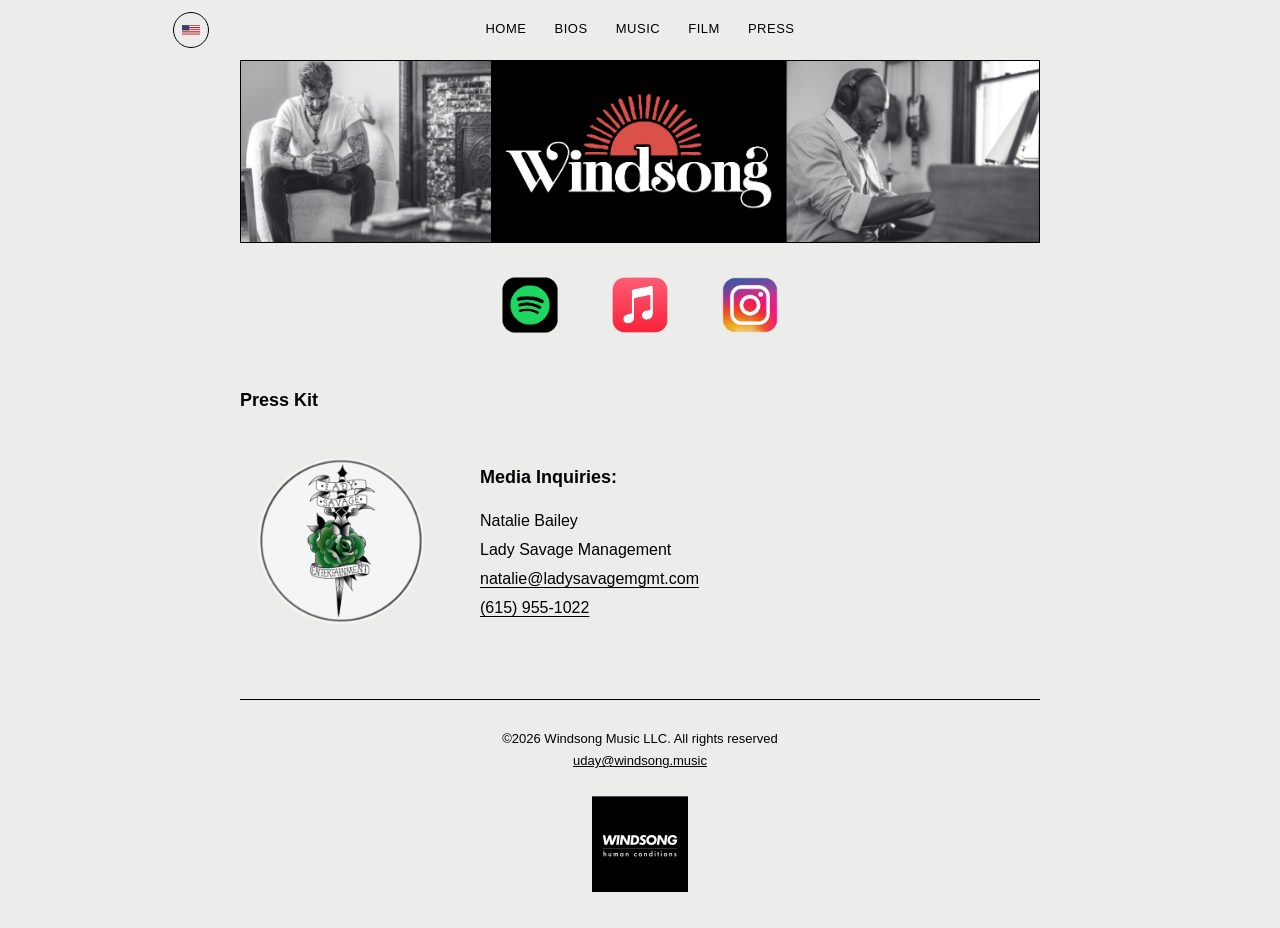
<file: press.html>
<!DOCTYPE html>
<html lang="en" data-page-title="press.title">
<head>
    <meta charset="UTF-8" />
    <meta name="viewport" content="width=device-width, initial-scale=1.0" />
    <script>
        (function () {
            var k = 'windsong-lang';
            var t = localStorage.getItem(k);
            if (t === 'hi' || t === 'en') {
                document.documentElement.setAttribute('data-lang', t);
                document.documentElement.setAttribute('lang', t === 'hi' ? 'hi' : 'en');
            } else {
                document.documentElement.setAttribute('data-lang', 'en');
                document.documentElement.setAttribute('lang', 'en');
            }
        })();
    </script>

    <!-- Google tag (gtag.js) -->
    <script async src="https://www.googletagmanager.com/gtag/js?id=G-J59MNLBX5Y"></script>
    <script>
        window.dataLayer = window.dataLayer || [];
        function gtag(){dataLayer.push(arguments);}
        gtag('js', new Date());

        gtag('config', 'G-J59MNLBX5Y');
    </script>

    <meta property="og:title" content="Windsong - Press" />
    <meta property="og:image" content="https://windsong.music/images/windsong-logo-bold-rev.png" />
    <meta property="og:description" content="Windsong media inquiries: Natalie Bailey, Lady Savage Management." />
    <meta property="og:url" content="https://windsong.music/press.html" />
    <meta property="og:type" content="website" />
    <meta property="og:locale" content="en_US" />
    <meta property="og:site_name" content="Windsong" />
    <meta property="og:image:width" content="1200" />
    <meta property="og:image:height" content="630" />
    <meta property="og:image:alt" content="Windsong - Press" />

    <title>Windsong — Press</title>
    <link rel="preconnect" href="https://fonts.googleapis.com" />
    <link rel="preconnect" href="https://fonts.gstatic.com" crossorigin />
    <link href="https://fonts.googleapis.com/css2?family=Noto+Sans+Devanagari:wght@400;700&family=Noto+Sans:ital,wght@0,400;0,700;1,400;1,700&display=swap" rel="stylesheet" />
    <link rel="stylesheet" href="style.css" />
</head>
<body>

<section class="page cover">

    <header class="site-header">
        <nav class="site-nav" aria-label="Main navigation">

            <div class="site-nav__controls">

                <button
                        type="button"
                        class="lang-toggle"
                        id="lang-toggle"
                        aria-label="Switch to Hindi"
                        title="Switch to Hindi"
                >
                <span class="lang-toggle__flag lang-toggle__flag--en" aria-hidden="true">
                           <svg xmlns="http://www.w3.org/2000/svg" viewBox="0 0 19 10" width="18" height="10" focusable="false">
          <rect width="19" height="10" fill="#b22234"/>
          <path fill="#fff" d="M0 0.77h19V1.9H0zm0 2.26h19v1.13H0zm0 2.26h19v1.13H0zm0 2.26h19v1.13H0zm0 2.26h19V10H0z"/>
          <rect width="7.6" height="5.38" fill="#3c3b6e"/>
        </svg>
                </span>

                    <span class="lang-toggle__flag lang-toggle__flag--hi" aria-hidden="true">
                          <svg xmlns="http://www.w3.org/2000/svg" viewBox="0 0 9 6" width="18" height="12" focusable="false">
          <rect width="9" height="2" fill="#FF9933"/>
          <rect y="2" width="9" height="2" fill="#fff"/>
          <rect y="4" width="9" height="2" fill="#138808"/>
          <circle cx="4.5" cy="3" r="0.55" fill="none" stroke="#000080" stroke-width="0.08"/>
          <g stroke="#000080" stroke-width="0.06" fill="none">
            <path d="M4.5 2.45v1.1M4.05 3h0.9M4.2 2.6l0.6 0.8M4.8 2.6l-0.6 0.8M4.2 3.4l0.6-0.8M4.8 3.4l-0.6-0.8"/>
          </g>
        </svg>
                </span>
                </button>

                <button
                        type="button"
                        class="menu-toggle"
                        id="menu-toggle"
                        aria-expanded="false"
                        aria-controls="site-nav-links"
                        aria-label="Open navigation"
                >
                    <span></span>
                    <span></span>
                    <span></span>
                </button>

            </div>

        </nav>
    </header>

    <!-- Page 1: Cover -->
    <a class="cover-logo" href="https://www.instagram.com/windsong.live/" target="_blank" rel="noopener noreferrer" data-i18n="aria.windsongInstagram" data-i18n-attr="aria-label" aria-label="Windsong on Instagram">
        <img src="images/windsong-banner.png" alt="" width="1600" height="692" />
    </a>
    <div class="cover-nav">
        <div class="site-nav__links" id="site-nav-links">
            <a href="index.html">home</a>
            <a href="band.html">bios</a>
            <a href="songs.html">music</a>
            <a href="documentary.html">film</a>
            <a href="press.html" class="is-active" aria-current="page" data-i18n="nav.press">press</a>
        </div>
        <div class="cover-social">
            <a class="cover-social__link" href="https://open.spotify.com/album/7464u61PqAMheNUKKVJEBP?si=svXfRjEfQx6AJzKR78uPIQ&amp;utm_source=copy-link" target="_blank" rel="noopener noreferrer" data-i18n="aria.spotify" data-i18n-attr="aria-label" aria-label="Windsong on Spotify">
                <img src="images/spotify.png" alt="" width="70" height="70" decoding="async" />
            </a>
            <a class="cover-social__link" href="https://music.apple.com/us/album/human-conditions/6836206193" target="_blank" rel="noopener noreferrer" data-i18n="aria.appleMusic" data-i18n-attr="aria-label" aria-label="Windsong on Apple Music">
                <img src="images/apple.png" alt="" width="70" height="70" decoding="async" />
            </a>
            <a class="cover-social__link" href="https://www.instagram.com/windsong.live/" target="_blank" rel="noopener noreferrer" data-i18n="aria.windsongInstagram" data-i18n-attr="aria-label" aria-label="Windsong on Instagram">
                <img src="images/instagram.png" alt="" width="70" height="70" decoding="async" />
            </a>
        </div>
    </div>
</section>

<main class="page page-press" id="press-kit">
    <h1 data-i18n="press.heading">Press Kit:</h1>
    <div class="press-contact">
        <a href="https://www.ladysavagemanagement.com/windsong" target="_blank" rel="noopener noreferrer">
            <img class="press-contact__logo" src="images/lady-savage.png" alt="Lady Savage Entertainment" width="480" height="480" decoding="async" />
        </a>
        <div>
            <h2 data-i18n="press.mediaInquiries">Media Inquiries:</h2>
            <address>
                Natalie Bailey<br />
                Lady Savage Management<br />
                <a href="mailto:natalie@ladysavagemgmt.com">natalie@ladysavagemgmt.com</a><br />
                <a href="tel:+16159551022">(615) 955-1022</a>
            </address>
        </div>
    </div>
</main>

<script src="i18n.js" defer></script>
<footer class="site-footer site-footer--press">
    <div>©2026 Windsong Music LLC. All rights reserved</div>
    <a href="mailto:uday@windsong.music">uday@windsong.music</a>
    <a class="site-footer__album" href="https://open.spotify.com/album/7464u61PqAMheNUKKVJEBP?si=svXfRjEfQx6AJzKR78uPIQ&amp;utm_source=copy-link" target="_blank" rel="noopener noreferrer" data-i18n="aria.humanConditionsSpotify" data-i18n-attr="aria-label" aria-label="Human Conditions on Spotify">
        <img src="images/human-conditions-original-thumbnail.png" alt="Windsong — Human Conditions, original black album cover" width="96" height="96" loading="lazy" decoding="async" />
    </a>
</footer>
</body>
</html>
</file>
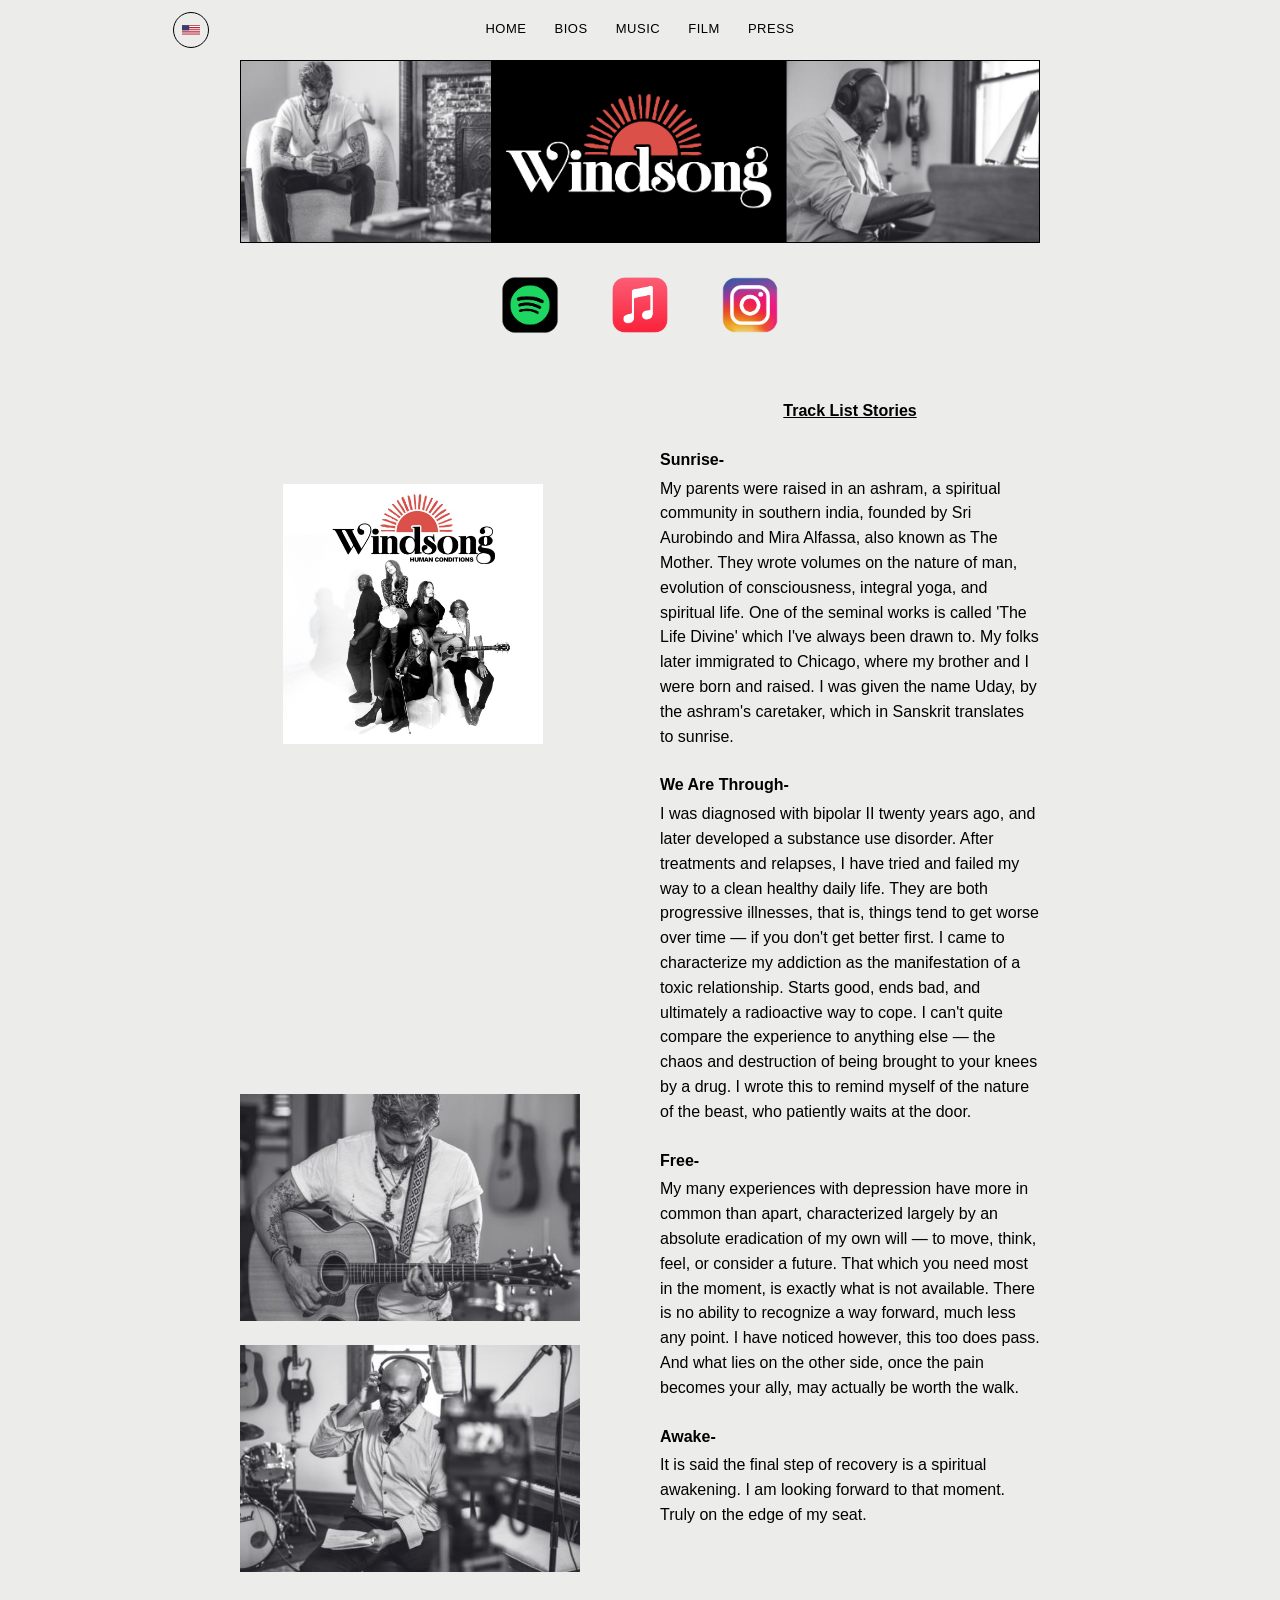
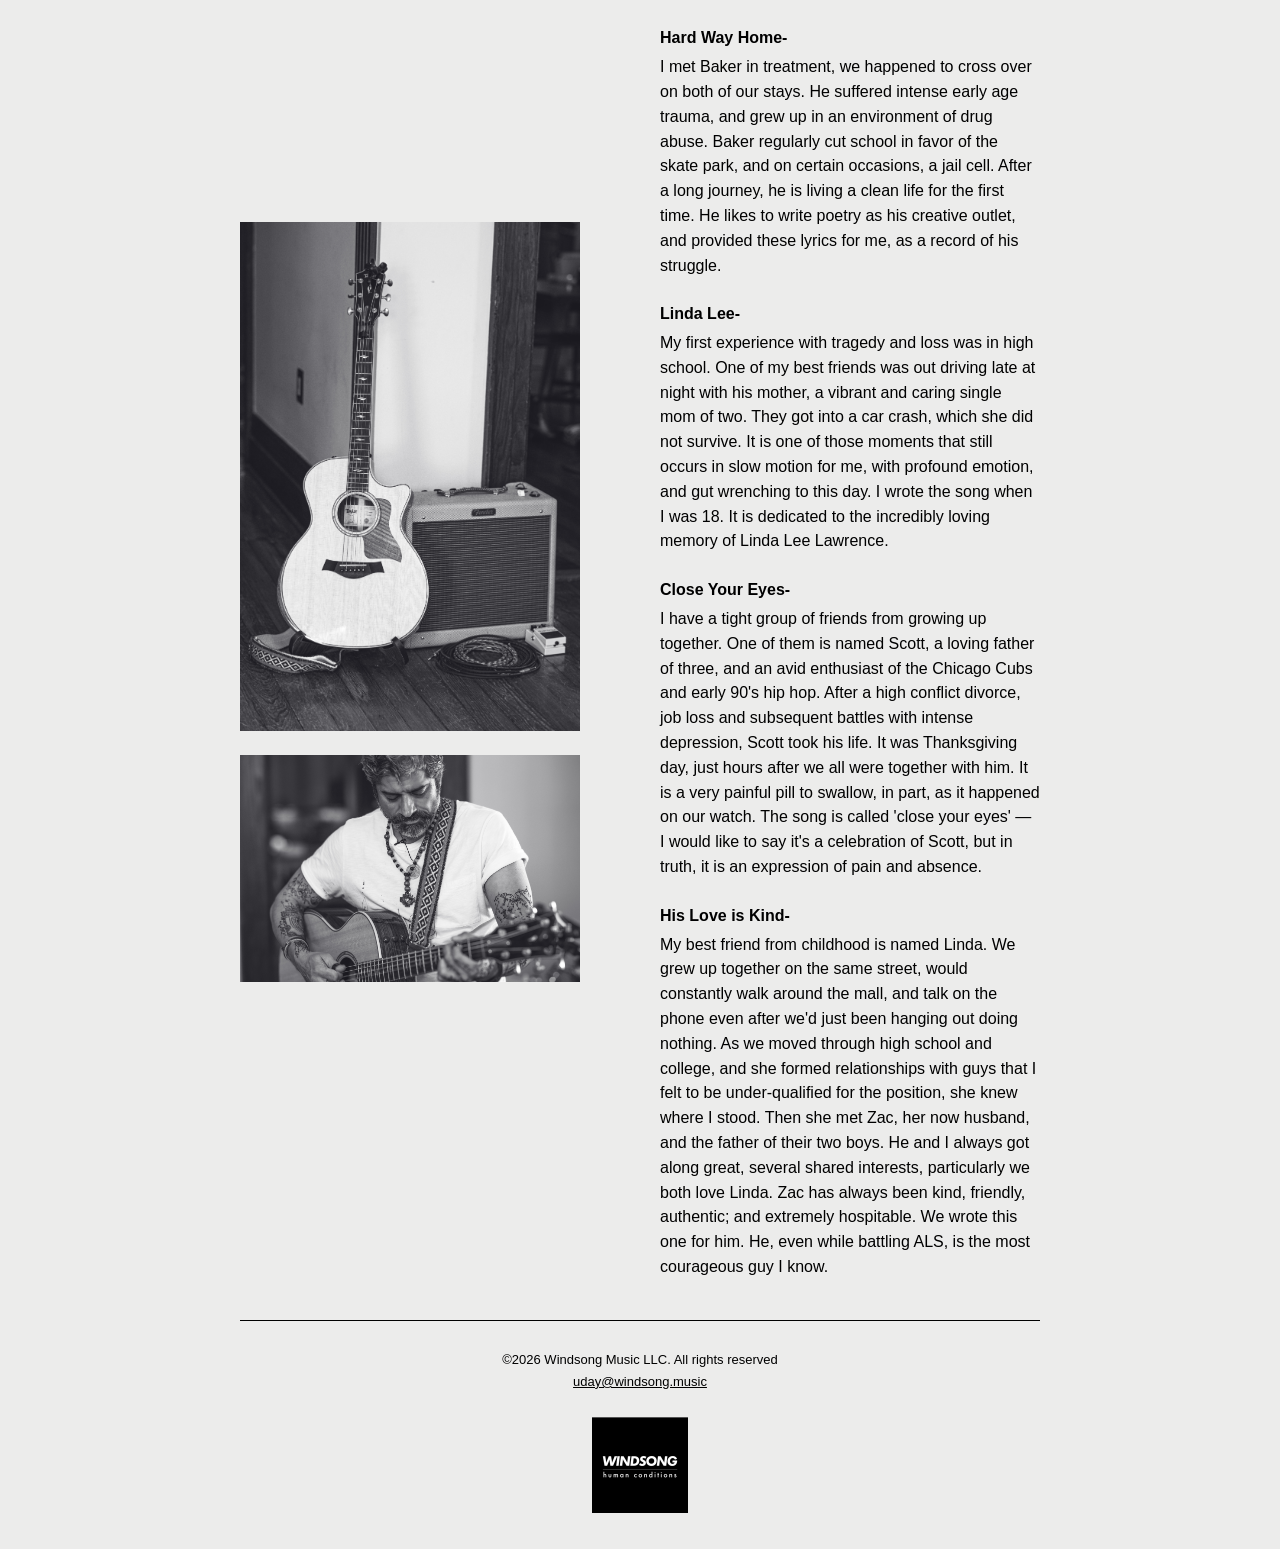
<file: songs.html>
<!DOCTYPE html>
<html lang="en">
<head>
    <meta charset="UTF-8" />
    <meta name="viewport" content="width=device-width, initial-scale=1.0" />
    <script>

        (function () {
            var k = 'windsong-lang';
            var t = localStorage.getItem(k);
            if (t === 'hi' || t === 'en') {
                document.documentElement.setAttribute('data-lang', t);
                document.documentElement.setAttribute('lang', t === 'hi' ? 'hi' : 'en');
            } else {
                document.documentElement.setAttribute('data-lang', 'en');
                document.documentElement.setAttribute('lang', 'en');
            }
        })();
    </script>

    <!-- Google tag (gtag.js) -->
    <script async src="https://www.googletagmanager.com/gtag/js?id=G-J59MNLBX5Y"></script>
    <script>
        window.dataLayer = window.dataLayer || [];
        function gtag(){dataLayer.push(arguments);}
        gtag('js', new Date());

        gtag('config', 'G-J59MNLBX5Y');
    </script>

    <meta property="og:title" content="Windsong - Human Conditions" />
    <meta property="og:image" content="https://windsong.music/images/windsong-logo-bold-rev.png" />
    <meta property="og:description" content="A feature documentary film of the recording sessions, song backstories, and interview footage is currently in post production — with an August 2026 release date. The film was produced by Joseph Garner (Joker, Joker 2) and directed by Meliek Gaynor." />
    <meta property="og:url" content="https://windsong.music" />
    <meta property="og:type" content="website" />
    <meta property="og:locale" content="en_US" />
    <meta property="og:site_name" content="Windsong" />
    <meta property="og:image:width" content="1200" />
    <meta property="og:image:height" content="630" />
    <meta property="og:image:alt" content="Windsong - Human Conditions" />

    <title>Windsong — Human Conditions</title>
    <link rel="preconnect" href="https://fonts.googleapis.com" />
    <link rel="preconnect" href="https://fonts.gstatic.com" crossorigin />
    <link href="https://fonts.googleapis.com/css2?family=Noto+Sans+Devanagari:wght@400;700&family=Noto+Sans:ital,wght@0,400;0,700;1,400;1,700&display=swap" rel="stylesheet" />
    <link rel="stylesheet" href="style.css" />
</head>
<body>

<section class="page cover">

    <header class="site-header">
        <nav class="site-nav" aria-label="Main navigation">

            <div class="site-nav__controls">

                <button
                        type="button"
                        class="lang-toggle"
                        id="lang-toggle"
                        aria-label="Switch to Hindi"
                        title="Switch to Hindi"
                >
                <span class="lang-toggle__flag lang-toggle__flag--en" aria-hidden="true">
                           <svg xmlns="http://www.w3.org/2000/svg" viewBox="0 0 19 10" width="18" height="10" focusable="false">
          <rect width="19" height="10" fill="#b22234"/>
          <path fill="#fff" d="M0 0.77h19V1.9H0zm0 2.26h19v1.13H0zm0 2.26h19v1.13H0zm0 2.26h19v1.13H0zm0 2.26h19V10H0z"/>
          <rect width="7.6" height="5.38" fill="#3c3b6e"/>
        </svg>
                </span>

                    <span class="lang-toggle__flag lang-toggle__flag--hi" aria-hidden="true">
                          <svg xmlns="http://www.w3.org/2000/svg" viewBox="0 0 9 6" width="18" height="12" focusable="false">
          <rect width="9" height="2" fill="#FF9933"/>
          <rect y="2" width="9" height="2" fill="#fff"/>
          <rect y="4" width="9" height="2" fill="#138808"/>
          <circle cx="4.5" cy="3" r="0.55" fill="none" stroke="#000080" stroke-width="0.08"/>
          <g stroke="#000080" stroke-width="0.06" fill="none">
            <path d="M4.5 2.45v1.1M4.05 3h0.9M4.2 2.6l0.6 0.8M4.8 2.6l-0.6 0.8M4.2 3.4l0.6-0.8M4.8 3.4l-0.6-0.8"/>
          </g>
        </svg>
                </span>
                </button>

                <button
                        type="button"
                        class="menu-toggle"
                        id="menu-toggle"
                        aria-expanded="false"
                        aria-controls="site-nav-links"
                        aria-label="Open navigation"
                >
                    <span></span>
                    <span></span>
                    <span></span>
                </button>

            </div>

        </nav>
    </header>

    <!-- Page 1: Cover -->
    <a class="cover-logo" href="https://www.instagram.com/windsong.live/" target="_blank" rel="noopener noreferrer" data-i18n="aria.windsongInstagram" data-i18n-attr="aria-label" aria-label="Windsong on Instagram">
        <img src="images/windsong-banner.png" alt="" width="1600" height="692" />
    </a>
    <div class="cover-nav">
        <div class="site-nav__links" id="site-nav-links">
            <a href="index.html">home</a>
            <a href="band.html">bios</a>
            <a href="songs.html">music</a>
            <a href="documentary.html">film</a>
            <a href="press.html" data-i18n="nav.press">press</a>
        </div>
        <div class="cover-social">
            <a class="cover-social__link" href="https://open.spotify.com/album/7464u61PqAMheNUKKVJEBP?si=svXfRjEfQx6AJzKR78uPIQ&amp;utm_source=copy-link" target="_blank" rel="noopener noreferrer" data-i18n="aria.spotify" data-i18n-attr="aria-label" aria-label="Windsong on Spotify">
                <img src="images/spotify.png" alt="" width="70" height="70" decoding="async" />
            </a>
            <a class="cover-social__link" href="https://music.apple.com/us/album/human-conditions/6836206193" target="_blank" rel="noopener noreferrer" data-i18n="aria.appleMusic" data-i18n-attr="aria-label" aria-label="Windsong on Apple Music">
                <img src="images/apple.png" alt="" width="70" height="70" decoding="async" />
            </a>
            <a class="cover-social__link" href="https://www.instagram.com/windsong.live/" target="_blank" rel="noopener noreferrer" data-i18n="aria.windsongInstagram" data-i18n-attr="aria-label" aria-label="Windsong on Instagram">
                <img src="images/instagram.png" alt="" width="70" height="70" decoding="async" />
            </a>
        </div>
    </div>
</section>
<!-- Page 3: Track list stories (part 1) -->
<section class="page">
    <div class="tracks-page-logo">
        <a href="https://open.spotify.com/album/7464u61PqAMheNUKKVJEBP?si=svXfRjEfQx6AJzKR78uPIQ&amp;utm_source=copy-link" target="_blank" rel="noopener noreferrer" data-i18n="aria.humanConditionsSpotify" data-i18n-attr="aria-label" aria-label="Human Conditions on Spotify">
            <img src="images/human-conditions-album.jpg" data-i18n="alt.albumLogo" data-i18n-attr="alt" alt="Windsong — Human Conditions" width="1000" height="1000" decoding="async" />
        </a>
    </div>
    <div class="tracks-layout">
        <div class="track-photos track-photos--sunrise">
            <img src="images/uday-guitar.jpg" data-i18n="alt.udayGuitar" data-i18n-attr="alt" alt="Uday playing guitar" />
            <img src="images/brandon-recording.jpg" data-i18n="alt.brandonRecording" data-i18n-attr="alt" alt="Brandon recording vocals" />

        </div>
        <div class="tracks-text">
            <h2 class="tracks-heading" data-i18n="tracks.heading">Track List Stories</h2>

            <div class="track">
                <h3 data-i18n="track.sunrise.title">Sunrise-</h3>
                <p data-i18n="track.sunrise.body">My parents were raised in an ashram, a spiritual community in southern india, founded by Sri Aurobindo and Mira Alfassa, also known as The Mother. They wrote volumes on the nature of man, evolution of consciousness, integral yoga, and spiritual life. One of the seminal works is called 'The Life Divine' which I've always been drawn to. My folks later immigrated to Chicago, where my brother and I were born and raised. I was given the name Uday, by the ashram's caretaker, which in Sanskrit translates to sunrise.</p>
            </div>

            <div class="track">
                <h3 data-i18n="track.weAreThrough.title">We Are Through-</h3>
                <p data-i18n="track.weAreThrough.body">I was diagnosed with bipolar II twenty years ago, and later developed a substance use disorder. After treatments and relapses, I have tried and failed my way to a clean healthy daily life. They are both progressive illnesses, that is, things tend to get worse over time — if you don't get better first. I came to characterize my addiction as the manifestation of a toxic relationship. Starts good, ends bad, and ultimately a radioactive way to cope. I can't quite compare the experience to anything else — the chaos and destruction of being brought to your knees by a drug. I wrote this to remind myself of the nature of the beast, who patiently waits at the door.</p>
            </div>

            <div class="track">
                <h3 data-i18n="track.free.title">Free-</h3>
                <p data-i18n="track.free.body">My many experiences with depression have more in common than apart, characterized largely by an absolute eradication of my own will — to move, think, feel, or consider a future. That which you need most in the moment, is exactly what is not available. There is no ability to recognize a way forward, much less any point. I have noticed however, this too does pass. And what lies on the other side, once the pain becomes your ally, may actually be worth the walk.</p>
            </div>

            <div class="track-photos-mobile-awake">
                <img src="images/uday-guitar.jpg"
                     data-i18n="alt.udayGuitar"
                     data-i18n-attr="alt"
                     alt="Uday playing guitar" />

                <img src="images/brandon-recording.jpg"
                     data-i18n="alt.brandonRecording"
                     data-i18n-attr="alt"
                     alt="Brandon recording vocals" />
            </div>

            <div class="track">
                <h3 data-i18n="track.awake.title">Awake-</h3>
                <p data-i18n="track.awake.body">It is said the final step of recovery is a spiritual awakening. I am looking forward to that moment. Truly on the edge of my seat.</p>
            </div>
        </div>
    </div>
</section>
<!-- Page 4: Track list stories (part 2) -->
<section class="page">
    <div class="tracks-layout">
        <div class="track-photos">
            <img src="images/guitar_amp.jpg" alt="Guitar amplifier" />
            <img src="images/uday_guitar_white_tee.jpg" alt="Uday playing guitar" />
<!--            <img src="images/uday-guitar.jpg" data-i18n="alt.udayGuitar" data-i18n-attr="alt" alt="Uday playing guitar" />-->
<!--            <img src="images/brandon-recording.jpg" data-i18n="alt.brandonRecording" data-i18n-attr="alt" alt="Brandon recording vocals" />-->
        </div>
        <div class="tracks-text">
            <div class="track">
                <h3 data-i18n="track.hardWayHome.title">Hard Way Home-</h3>
                <p data-i18n="track.hardWayHome.body">I met Baker in treatment, we happened to cross over on both of our stays. He suffered intense early age trauma, and grew up in an environment of drug abuse. Baker regularly cut school in favor of the skate park, and on certain occasions, a jail cell. After a long journey, he is living a clean life for the first time. He likes to write poetry as his creative outlet, and provided these lyrics for me, as a record of his struggle.</p>
            </div>

            <div class="track">
                <h3 data-i18n="track.lindaLee.title">Linda Lee-</h3>
                <p data-i18n="track.lindaLee.body">My first experience with tragedy and loss was in high school. One of my best friends was out driving late at night with his mother, a vibrant and caring single mom of two. They got into a car crash, which she did not survive. It is one of those moments that still occurs in slow motion for me, with profound emotion, and gut wrenching to this day. I wrote the song when I was 18. It is dedicated to the incredibly loving memory of Linda Lee Lawrence.</p>
            </div>

            <div class="track">
                <h3 data-i18n="track.closeYourEyes.title">Close Your Eyes-</h3>
                <p data-i18n="track.closeYourEyes.body">I have a tight group of friends from growing up together. One of them is named Scott, a loving father of three, and an avid enthusiast of the Chicago Cubs and early 90's hip hop. After a high conflict divorce, job loss and subsequent battles with intense depression, Scott took his life. It was Thanksgiving day, just hours after we all were together with him. It is a very painful pill to swallow, in part, as it happened on our watch. The song is called 'close your eyes' — I would like to say it's a celebration of Scott, but in truth, it is an expression of pain and absence.</p>
            </div>

            <div class="track">
                <h3 data-i18n="track.hisLoveIsKind.title">His Love is Kind-</h3>
                <p data-i18n="track.hisLoveIsKind.body">My best friend from childhood is named Linda. We grew up together on the same street, would constantly walk around the mall, and talk on the phone even after we'd just been hanging out doing nothing. As we moved through high school and college, and she formed relationships with guys that I felt to be under-qualified for the position, she knew where I stood. Then she met Zac, her now husband, and the father of their two boys. He and I always got along great, several shared interests, particularly we both love Linda. Zac has always been kind, friendly, authentic; and extremely hospitable. We wrote this one for him. He, even while battling ALS, is the most courageous guy I know.</p>
            </div>
        </div>
    </div>
</section>

<script src="i18n.js" defer></script>
<img src="images/uday_guitar_white_tee.jpg"
     alt="Uday playing guitar"
     class="uday-white-tee-mobile" />
<footer class="site-footer site-footer--songs">
    <div>©2026 Windsong Music LLC. All rights reserved</div>
    <a href="mailto:uday@windsong.music">uday@windsong.music</a>
    <a class="site-footer__album" href="https://open.spotify.com/album/7464u61PqAMheNUKKVJEBP?si=svXfRjEfQx6AJzKR78uPIQ&amp;utm_source=copy-link" target="_blank" rel="noopener noreferrer" data-i18n="aria.humanConditionsSpotify" data-i18n-attr="aria-label" aria-label="Human Conditions on Spotify">
        <img src="images/human-conditions-original-thumbnail.png" alt="Windsong — Human Conditions, original black album cover" width="96" height="96" loading="lazy" decoding="async" />
    </a>
</footer>
</body>
</html>
</file>
<file: style.css>
:root {
  --ink: #000000;
  --muted: #000000;
  --rule: #000000;
  --bg: #ECECEB;
  --page-border: #000000;
  --photo-bg: #eee;
  --logo-box-bg: #fff;
  --page-max: 1100px;
  --photo-col: 340px;
}

* { box-sizing: border-box; }

/* =========================================================
   SITE NAVIGATION
   ========================================================= */

.site-header {
  position: absolute;
  z-index: 1000;
  top: 0;
  left: 0;
  width: 150px;
  height: auto;
  background: transparent;
  border-right: none;
}

.site-nav {
  width: 100%;
  height: auto;
  padding: 0;
}

/* Vertical page navigation */

.site-nav__links {
  display: flex;
  flex-direction: column;
  align-items: flex-start;
  justify-content: flex-start;
  gap: 0;
}

.site-nav__links a {
  width: 100%;
  padding: 7px 0;

  color: var(--ink);
  text-decoration: none;

  font-size: 13px;
  font-weight: 400;
  letter-spacing: 0.04em;
  text-transform: uppercase;

  white-space: nowrap;

  transition:
          opacity 0.15s ease,
          font-weight 0.15s ease;
}

.site-nav__links a:hover {
  opacity: 0.55;
}

.site-nav__links a.is-active {
  font-weight: 700;
}

/* Language / theme controls */

.site-nav__controls {
  margin-top: auto;

  display: flex;
  flex-direction: column;
  align-items: flex-start;
  gap: 8px;
}

/* Right-side controls */

/*.site-nav__right {*/
/*  display: flex;*/
/*  align-items: center;*/
/*  justify-content: flex-end;*/
/*  gap: 8px;*/
/*}*/

/* Language */

.lang-toggle {
  position: static;

  width: 36px;
  height: 36px;
  margin: 0;
  padding: 0;

  display: flex;
  align-items: center;
  justify-content: center;

  line-height: 0;
  cursor: pointer;

  color: var(--ink);
  background: transparent;
  border: 1px solid var(--page-border);
  border-radius: 50%;

  -webkit-tap-highlight-color: transparent;
}

.lang-toggle__flag {
  display: none;
  align-items: center;
  justify-content: center;
  pointer-events: none;
}

.lang-toggle__flag svg {
  display: block;
}

html[data-lang="en"] .lang-toggle__flag--en,
html[data-lang="hi"] .lang-toggle__flag--hi {
  display: flex;
}

.lang-toggle:hover {
  border-color: var(--rule);
}

.lang-toggle:focus {
  outline: none;
}

.lang-toggle:focus-visible {
  outline: 2px solid var(--ink);
  outline-offset: 2px;
}

/* Hamburger */

.menu-toggle {
  display: none;

  width: 36px;
  height: 36px;
  margin: 0;
  padding: 7px 6px;

  flex-direction: column;
  align-items: center;
  justify-content: center;
  gap: 4px;

  color: var(--ink);
  background: transparent;
  border: 1px solid var(--page-border);
  border-radius: 50%;

  cursor: pointer;
  -webkit-tap-highlight-color: transparent;
}

.menu-toggle span {
  display: block;
  width: 16px;
  height: 1px;
  background: currentColor;
  transition:
          transform 0.2s ease,
          opacity 0.2s ease;
}

.menu-toggle:focus {
  outline: none;
}

.menu-toggle:focus-visible {
  outline: 2px solid var(--ink);
  outline-offset: 2px;
}

/* Hamburger → X */

.menu-toggle.is-open span:nth-child(1) {
  transform: translateY(5px) rotate(45deg);
}

.menu-toggle.is-open span:nth-child(2) {
  opacity: 0;
}

.menu-toggle.is-open span:nth-child(3) {
  transform: translateY(-5px) rotate(-45deg);
}

/* =========================================================
   BAND BIOS
   ========================================================= */

.page-bios {
  padding-top: 40px;
  padding-bottom: 40px;
}

.bio {
  width: 100%;
  max-width: 900px;
  margin: 0 auto;
}

.bio-person {
  display: grid;
  grid-template-columns: 190px minmax(0, 1fr);
  gap: 48px;
  align-items: center;

  padding: 42px 0;
  border-bottom: 1px solid var(--page-border);
}

.bio-person:first-child {
  padding-top: 10px;
}

.bio-person:last-child {
  border-bottom: none;
}

/* Portrait */

.bio-person__image {
  width: 190px;
  aspect-ratio: 1 / 1;
  overflow: hidden;
  background: var(--photo-bg);
}

.bio-person__image img {
  display: block;
  width: 100%;
  height: 100%;
  object-fit: cover;

  filter: grayscale(100%);
  transition:
          filter 0.25s ease,
          transform 0.35s ease;
}

.bio-person:hover .bio-person__image img {
  filter: grayscale(0%);
  transform: scale(1.025);
}

/* Text */

.bio-person__text {
  min-width: 0;
}

.bio-person__name {
  margin: 0 0 12px 0;

  font-size: 17px;
  line-height: 1.2;
  font-weight: 700;
  letter-spacing: 0.06em;
}

.bio-person__text p {
  margin: 0;

  font-size: 16px;
  line-height: 1.65;
  color: var(--ink);
}

html, body {
  margin: 0;
  padding: 0;
  background: var(--bg);
  color: var(--ink);
  font-family: "Helvetica Neue", Helvetica, Arial, sans-serif;
  font-size: 16px;
  line-height: 1.55;
  -webkit-font-smoothing: antialiased;
}

html[data-lang="hi"] body {
  font-family: "Noto Sans Devanagari", "Noto Sans", "Helvetica Neue", Helvetica, Arial, sans-serif;
}

.page {
  max-width: var(--page-max);
  margin: 0 auto;
  padding: 15px 75px;
}

.page-film {
  border-top: none;
}

.page-contact {
  margin-top: 50px;
  border-top: 1px solid var(--page-border);
}

/* ---------- Page 1: Cover ---------- */
.cover {
  min-height: 50vh;
  display: flex;
  flex-direction: column;
  align-items: center;
  justify-content: center;
  gap: 1.25rem;
  padding: 20px 72px;
}
.cover-logo {
  display: block;
  line-height: 0;
  max-width: 800px;
  width: 85%;
  border-radius: 8px;
  -webkit-tap-highlight-color: transparent;
  transition: opacity 0.15s ease;
}
.cover-logo:hover {
  opacity: 0.92;
}
.cover-logo:focus-visible {
  outline: 2px solid var(--ink);
  outline-offset: 3px;
}
.cover-logo img {
  display: block;
  width: 100%;
  height: auto;
  border: 1px solid #000000;
}
.cover-social {
  display: flex;
  align-items: center;
  justify-content: center;
  gap: 2rem;
  margin-top: -12px;
}
.cover-social__link {
  display: flex;
  line-height: 0;
  border-radius: 8px;
  -webkit-tap-highlight-color: transparent;
  transition: opacity 0.15s ease, transform 0.15s ease;
}
.cover-social__link:hover {
  opacity: 0.88;
}
.cover-social__link:focus {
  outline: 2px solid var(--ink);
  outline-offset: 3px;
}
.cover-social__link img {
  display: block;
  width: 70px;
  height: 70px;
  object-fit: contain;
}

/* ---------- Cover trailer ---------- */
.cover-video {
  width: 85%;
  max-width: 800px;
  margin: 0 auto;
}
.cover-video__frame {
  position: relative;
  padding-top: 56.25%;
}
.cover-video__frame iframe {
  position: absolute;
  top: 0;
  left: 0;
  width: 100%;
  height: 100%;
  border: 0;
}

/* ---------- Page 2: Band bios ---------- */
.bio p {
  margin: 0;
}

.bio em.band-name {
  font-style: italic;
  font-weight: 700;
}

/* ---------- Page 3 & 4: Track stories ---------- */
.tracks-layout {
  display: grid;
  grid-template-columns: var(--photo-col) 1fr;
  gap: 80px;
  align-items: start;
}
.track-photos {
  display: flex;
  flex-direction: column;
  margin-top: 180px;
  gap: 24px;
}

/*.track-photos--sunrise {*/
/*  margin-top: 240px;*/
/*}*/
.track-photos img {
  width: 100%;
  height: auto;
  display: block;
  background: var(--photo-bg);
}
.tracks-page-logo {
  text-align: center;
  margin: 0 0 40px 0;
}
.tracks-page-logo img {
  width: 100%;
  max-width: 260px;
  height: auto;
  display: inline-block;
  vertical-align: middle;
}
.tracks-heading {
  font-weight: 700;
  text-decoration: underline;
  margin: 1.55em 0 24px 0;
  font-size: 16px;
  text-align: center;
}
/* Part 2: one line of space before “Hard Way Home” (first track after the page break) */
@media (min-width: 821px) {
  section:has(.tracks-page-logo) + section .track:first-of-type {
    margin-top: 1.55em;
  }
}
.track {
  margin-bottom: 24px;
}
.track h3 {
  font-size: 16px;
  margin: 0 0 4px 0;
  font-weight: 700;
}
.track p {
  margin: 0;
}

/* ---------- Page 5: Film ---------- */
.film-layout {
  display: grid;
  grid-template-columns: var(--photo-col) 1fr;
  gap: 80px;
  align-items: start;
}
.film-photo img {
  width: 100%;
  height: auto;
  display: block;
}
.film-photo > a:first-of-type {
  display: block;
  max-width: 260px;
  width: 100%;
  margin-left: auto;
  margin-right: auto;
  margin-bottom: 1.55em;
}
.film-logo {
  margin-bottom: 48px;
  text-align: center;
}
.film-logo img {
  max-width: 320px;
  width: 80%;
  height: auto;
  display: block;
  margin-left: auto;
  margin-right: auto;
}
.film-copy {
  margin-top: 300px;
}
.film-copy p {
  margin: 0 0 16px 0;
}
.film-divider {
  border: 0;
  border-top: 1px solid var(--rule);
  margin: 24px 0;
}
.logline em {
  font-style: italic;
  font-weight: 700;
}

.film-photo > img {
  margin-top: 40px;
}

/* ---------- Page 6: Contact ---------- */
.contact-layout {
  display: grid;
  grid-template-columns: var(--photo-col) 1fr;
  gap: 80px;
  align-items: center;
}
.contact-photos {
  display: flex;
  flex-direction: column;
  gap: 24px;
}
.contact-photos img {
  width: 100%;
  height: auto;
  display: block;
}
.contact-right {
  text-align: center;
}
.contact-right img.big-logo {
  width: 100%;
  max-width: 520px;
  height: auto;
  display: block;
  margin: 0 auto 32px;
}
.contact-info {
  font-size: 16px;
  line-height: 1.7;
}
.contact-info a {
  color: inherit;
  text-decoration: none;
}
.contact-info a:hover {
  text-decoration: underline;
}

/* ---------- Site Footer ---------- */

.site-footer {
  max-width: var(--page-max);
  margin: 60px auto 0;
  padding: 28px 28px 36px;
  border-top: 1px solid var(--page-border);

  text-align: center;
  color: var(--muted);
  font-size: 13px;
  line-height: 1.7;

}

.site-footer a {
  color: var(--ink);
  text-decoration: none;
}

.site-footer a {
  text-decoration: underline;
}


/* Desktop content offset for left navigation rail */

@media (min-width: 821px) {

  .cover {
    position: relative;
    display: flex;
    flex-direction: column;
    align-items: center;
    justify-content: flex-start;
    padding-top: 60px;
    gap: 0;
  }

  /* Controls float above banner */
  .site-header {
    position: absolute;
    z-index: 1000;

    top: 12px;
    left: 0;

    width: 100%;
    height: 36px;

    background: transparent;
    border: 0;
    pointer-events: none;
  }

  .site-nav {
    position: relative;
    width: 100%;
    height: 36px;
    padding: 0;
  }

  .site-nav__controls {
    margin: 0;
  }

  /* LEFT edge of banner */
  .lang-toggle {
    position: absolute;
    top: 0;
    left: 7.5%;

    pointer-events: auto;
  }

  /* RIGHT edge of banner */
  .theme-toggle {
    position: absolute;
    top: 0;
    right: 7.5%;

    pointer-events: none;
  }

  .menu-toggle {
    display: none;
  }

  /* Actual navigation is now AFTER the actual banner */

  .cover-logo {
    width: 85%;
    max-width: 800px;
    margin: 0;
  }
  .cover-nav {
    position: static;

    width: 85%;
    max-width: 800px;

    align-self: center;

    margin-top: 14px;
    padding: 0;

    display: flex;
    align-items: flex-start;
  }


  /* Vertical navigation column */
  .cover-nav .site-nav__links {
      position: absolute !important;
      top: 12px !important;
      left: 50% !important;

      width: max-content !important;
      margin: 0 !important;
      padding: 0 !important;

      display: flex !important;
      flex-direction: row !important;
      align-items: center;
      justify-content: center;

      gap: 28px;

      transform: translateX(-50%) !important;

      z-index: 99999;
    }

    .cover-nav .site-nav__links a {
      position: relative;

      width: auto;
      padding: 7px 0;

      color: var(--ink);
      text-decoration: none;

      font-size: 13px;
      font-weight: 400;
      letter-spacing: 0.04em;
      text-transform: uppercase;

      white-space: nowrap;
    }

  /*
   * Social icons sit to the RIGHT of the navigation,
   * aligned with the HOME line.
   */
  .cover-social {
    position: static;

    display: flex;
    align-items: center;
    justify-content: center;

    gap: 1.25rem;

    margin: 0;
    padding: 0;

    height: 48px;

    width: calc(100% + 300px);
  }

  .cover-social__link img {
    width: 80px;
    height: 80px;
  }

  .bio {
    padding-top: 20px;
  }

  .page-film {
    width: 85%;
    max-width: 800px;
    padding-left: 0;
    padding-right: 0;
  }

  .film-layout {
    grid-template-columns: 240px minmax(0, 1fr);
    gap: 40px;
  }

  .film-photo img {
    width: 240px;
    max-width: 100%;
    height: auto;
  }

  .film-copy {
    margin-top: 180px;
  }

}

/* ---------- Responsive ---------- */

@media (max-width: 820px) {

  .site-header {
    position: absolute;
    top: 0;
    left: 0;
    width: 100%;
    height: auto;
    background: var(--bg);
    border-right: none;
    border-bottom: none;
  }

  .site-nav {
    position: relative;

    width: 100%;
    min-height: 58px;
    height: auto;

    margin: 0;
    padding:
            0
            max(16px, env(safe-area-inset-right, 0px))
            0
            max(16px, env(safe-area-inset-left, 0px));

    display: grid;
    grid-template-columns: 36px 1fr 80px;
    align-items: center;
  }

  .site-nav__links {
    position: absolute;
    top: 100%;
    left: 0;
    right: 0;

    display: flex;
    flex-direction: column;
    align-items: center;
    justify-content: flex-start;

    gap: 0;

    padding: 18px 20px 28px;

    background: var(--bg);
    border-bottom: 1px solid var(--page-border);

    visibility: hidden;
    opacity: 0;
    transform: translateY(-8px);

    pointer-events: none;

    transition:
            opacity 0.18s ease,
            transform 0.18s ease,
            visibility 0.18s ease;
  }

  .site-nav__links.is-open {
    visibility: visible;
    opacity: 1;
    transform: translateY(0);
    pointer-events: auto;
  }

  .site-nav__links a {
    width: 100%;
    padding: 13px 20px;

    text-align: center;
    font-size: 15px;
  }

  .site-nav__controls {
    grid-column: 3;

    margin-top: 0;

    display: flex;
    flex-direction: row;
    align-items: center;
    justify-content: flex-end;
    gap: 0;
  }

  .lang-toggle {
    grid-column: 1;
  }

  .site-nav__right {
    grid-column: 3;
    display: flex;
    align-items: center;
    justify-content: flex-end;
    gap: 0;
  }

  .theme-toggle {
    position: static;
    transform: none;
  }

  .menu-toggle {
    display: flex;
    position: static;

    width: 36px;
    height: 36px;
    margin: 0;
    padding: 7px 6px;

    flex-direction: column;
    align-items: center;
    justify-content: center;
    gap: 4px;

    color: var(--ink);
    background: transparent;
    border: 1px solid var(--page-border);
    border-radius: 50%;

    cursor: pointer;
  }

  body {
    padding-left: 0;
  }

  /* Existing page rules */

  .page {
    padding: 0 28px;
    padding-bottom: 0;
  }

  .cover {
    min-height: 0;
    align-items: center;
    justify-content: flex-start;
    padding: 32px 28px 0;
    gap: 1rem;
  }

  .cover-logo {
    width: 85%;
    margin-bottom: 0;
  }

  .cover + .page {
    padding-top: 28px;
  }

  .track-photos {
    margin-top: 0;
  }

  .tracks-page-logo {
    margin-bottom: 16px;
  }

  .tracks-page-logo img {
    display: block;
    margin-left: auto;
    margin-right: auto;
    margin-bottom: 0;
  }

  section.page:has(.tracks-page-logo) {
    padding-top: 28px;
    padding-bottom: 24px;
  }

  section.page:has(.tracks-page-logo) + section.page {
    padding-top: 0px;
  }

  section.page:has(.tracks-page-logo)
  .tracks-text
  .track:last-child {
    margin-bottom: 0;
  }

  .tracks-layout,
  .film-layout,
  .contact-layout {
    grid-template-columns: 1fr;
    gap: 24px;
  }

  .tracks-layout {
    gap: 16px;
  }

  .film-copy {
    margin-top: 0;
  }

  .film-logo img,
  .contact-right img.big-logo {
    max-width: 260px;
    margin-left: auto;
    margin-right: auto;
  }

  .track-photos,
  .contact-photos {
    flex-direction: row;
    flex-wrap: wrap;
  }

  .track-photos img,
  .contact-photos img {
    width: calc(50% - 12px);
  }

  .site-footer {
    margin-top: 40px;
    padding: 24px 28px 30px;
    font-size: 12px;
  }

  .page-bios {
    padding-top: 28px;
    padding-bottom: 28px;
  }

  .bio {
    padding-top: 20px;
  }

  .bio-person {
    grid-template-columns: 110px minmax(0, 1fr);
    gap: 24px;

    padding: 28px 0;
    align-items: center;
  }

  .bio-person:first-child {
    padding-top: 0;
  }

  .bio-person__image {
    width: 110px;
  }

  .bio-person__name {
    font-size: 15px;
    margin-bottom: 8px;
  }

  .bio-person__text p {
    font-size: 14px;
    line-height: 1.55;
  }

  .film-photo img {
    width: 100%;
    max-width: 100%;
    height: auto;
  }

  .film-photo .film-photo__henna,
  .film-copy .film-photo__henna {
    width: 100%;
    max-width: 100%;
    height: auto;
    margin-top: 24px;
  }

  /* =========================================================
   FINAL MOBILE FIXES
   Desktop is intentionally untouched.
   ========================================================= */

  @media (max-width: 820px) {

    /* ---------- Mobile header ---------- */

    .site-header {
      position: absolute;
      top: 0;
      left: 0;
      width: 100%;
      height: 58px;
      z-index: 10000;
    }

    .site-nav {
      width: 100%;
      height: 58px;
      padding: 0 16px;

      display: flex;
      align-items: center;
    }

    .site-nav__controls {
      position: static;
      width: 100%;
      height: 58px;

      display: flex;
      flex-direction: row;
      align-items: center;

      margin: 0;
      padding: 0;
      gap: 8px;
    }

    .lang-toggle {
      flex: 0 0 36px;
      width: 36px;
      height: 36px;
      margin: 0;
    }

    .theme-toggle {
      flex: 0 0 36px;
      width: 36px;
      height: 36px;
      margin: 0 0 0 auto;
    }

    .menu-toggle {
      display: flex;

      flex: 0 0 36px;
      width: 36px;
      height: 36px;
      margin: 0 0 0 auto;
    }


    /* ---------- Mobile Windsong banner ---------- */

    .cover {
      position: relative;

      min-height: 0;

      display: flex;
      flex-direction: column;
      align-items: center;
      justify-content: flex-start;

      /*
       * Explicit space below the mobile header.
       * This prevents the Windsong banner from sitting
       * underneath / getting clipped by the header.
       */
      padding-top: 82px;
      padding-right: 28px;
      padding-bottom: 0;
      padding-left: 28px;

      gap: 0;
    }

    .cover-logo {
      position: relative;

      display: block;
      width: 100%;
      max-width: 800px;

      margin: 0;
      padding: 0;

      line-height: 0;
    }

    .cover-logo img {
      display: block;

      width: 100%;
      max-width: 100%;
      height: auto;

      margin: 0;
      padding: 0;
    }


    /* ---------- Mobile navigation ---------- */

    /*
     * The navigation links are physically located in
     * .cover-nav, NOT inside .site-header.
     *
     * Keep them completely out of the document flow.
     * They appear ONLY when .is-open is added.
     */

    .cover-nav .site-nav__links {
      position: fixed;

      top: 58px;
      left: 0;
      right: 0;

      width: 100%;
      height: auto;

      display: none;

      flex-direction: column;
      align-items: center;
      justify-content: flex-start;

      margin: 0;
      padding: 18px 20px 28px;

      background: var(--bg);
      border-bottom: 1px solid var(--page-border);

      z-index: 9999;
    }

    .cover-nav .site-nav__links.is-open {
      display: flex;
    }

    .cover-nav .site-nav__links a {
      display: block;

      width: 100%;
      padding: 13px 20px;

      text-align: center;

      font-size: 15px;
    }


    /* ---------- Mobile cover/social area ---------- */

    .cover-nav {
      position: static;

      width: 100%;
      margin: 16px 0 0;
      padding: 0;

      display: flex;
      flex-direction: column;
      align-items: center;
    }

    .cover-social {
      position: static;

      display: flex;
      align-items: center;
      justify-content: center;

      gap: 1.25rem;

      width: 100%;
      height: auto;

      margin: 16px 0 0;
      padding: 0;
    }

    .cover-social__link img {
      width: 80px;
      height: 80px;
    }


    /* ---------- Prevent horizontal mobile overflow ---------- */

    html,
    body {
      width: 100%;
      max-width: 100%;
      overflow-x: hidden;
    }
  }
}

@media (max-width: 820px) {

  /* -----------------------------------------
     BANNER
     ----------------------------------------- */

  .cover-logo {
    width: 100%;
    max-width: none;
  }

  .cover-video {
    width: 100%;
    max-width: none;
  }


  /* -----------------------------------------
     COPY
     The .page is INSIDE .cover, so do not
     add another 28px of horizontal padding.
     ----------------------------------------- */

  .cover > .page {
    width: 100%;
    max-width: none;

    margin-left: 0;
    margin-right: 0;

    padding-left: 0;
    padding-right: 0;
  }

  .cover > .page .bio {
    width: 100%;
    max-width: none;

    margin-left: 0;
    margin-right: 0;

    padding-left: 0;
    padding-right: 0;
  }


  /* -----------------------------------------
     FOOTER
     The footer is ALSO INSIDE .cover.
     Therefore it should use the exact same
     content width as the banner.
     ----------------------------------------- */

  .cover > .site-footer {
    width: 100%;
    max-width: none;

    margin-left: 0;
    margin-right: 0;

    padding-left: 0;
    padding-right: 0;

    border-left: 0;
    border-right: 0;
  }

}

@media (max-width: 820px) {
  .site-footer {
    width: 100%;
    max-width: none;
    margin-left: auto;
    margin-right: auto;
    padding-left: 0;
    padding-right: 0;
  }
}

@media (min-width: 821px) {
  .film-photo__henna {
    display: block;
    width: 240px;
    max-width: 100%;
    height: auto;
    margin-top: 20px;
  }
}


@media (min-width: 821px) {

  .film-layout {
    display: grid;
    grid-template-columns: 240px minmax(0, 1fr);
    gap: 40px;
    align-items: start;
  }

  .film-copy {
    margin-top: 180px;
  }

  .film-copy .film-photo__henna {
    display: block;
    width: 240px;
    max-width: 240px;
    height: auto;

    margin-top: 70px;
    margin-bottom: -40px;

    /* Visually place it in the left column */
    transform: translateX(-280px);
  }
}

@media (min-width: 821px) {

  /* Desktop only — make the footer span the same width
     as the documentary footer */

  .cover > .site-footer {
    width: calc(100% + 150px);
    max-width: none;
    margin-left: -75px;
    margin-right: -75px;
  }

  /* Index only */
    .cover > .site-footer.site-footer--index {
    width: 85%;
    max-width: 800px;
    margin-left: auto;
    margin-right: auto;
    transform: none;
  }

}

@media (min-width: 821px) {
  .site-footer.site-footer--band {
    width: calc(100% + 150px);
    max-width: none;
  }
}

@media (min-width: 821px) {

  /* Band page footer — match Windsong banner width */
  .site-footer.site-footer--band {
    width: 85%;
    max-width: 800px;
    margin-left: auto;
    margin-right: auto;
  }

}

@media (min-width: 821px) {

  /* Documentary page footer — match Windsong banner width */
  .site-footer.site-footer--documentary {
    width: 85%;
    max-width: 800px;
    margin-left: auto;
    margin-right: auto;
    margin-top: 30px;
  }

}

@media (min-width: 821px) {
  .site-footer.site-footer--songs {
    width: 85%;
    max-width: 800px;
    margin-left: auto;
    margin-right: auto;
  }
}

@media (min-width: 821px) {

  /* Songs page — keep text within the Windsong banner width */
  .cover + .page .tracks-layout {
    width: 85%;
    max-width: 800px;
    margin-left: auto;
    margin-right: auto;
  }

  .cover + .page + .page .tracks-layout {
    width: 85%;
    max-width: 800px;
    margin-left: auto;
    margin-right: auto;
  }


}

@media (max-width: 767px) {

  .site-footer--songs,
  .site-footer--documentary {
    width: calc(100% - 40px);
    margin-left: auto;
    margin-right: auto;
    box-sizing: border-box;
  }

}

/* =========================================================
   SUNRISE PHOTOS — DESKTOP ONLY
   ========================================================= */

@media (min-width: 821px) {
  .track-photos--sunrise {
    display: flex;
    flex-direction: column;
    gap: 24px;
    margin-top: 720px;
  }

  .track-photos--sunrise img {
    width: 100%;
    height: auto;
    display: block;
  }
}

/* Mobile: do not show the new Sunrise photos */
@media (max-width: 820px) {
  .track-photos--sunrise {
    display: none;
  }
}

@media (min-width: 821px) {
  .site-footer.site-footer--songs {
    margin-top: 25px;
  }

  .cover + .page + .page .track:last-child {
    margin-bottom: 0;
  }
}

@media (min-width: 821px) {
  .bio-person:last-child {
    padding-bottom: 10px;
  }

  .site-footer.site-footer--band {
    margin-top: 25px;
  }
}

@media (max-width: 820px) {
  .bio-person:last-child {
    padding-bottom: 10px;
  }

  .site-footer.site-footer--band {
    margin-top: 20px;
  }
}

@media (min-width: 821px) {
  .cover > .site-footer.site-footer--index {
    margin-top: 25px;
  }
}

@media (min-width: 821px) {

  .page-bios {
    width: 85%;
    max-width: 800px;
    margin-left: auto;
    margin-right: auto;
    padding-left: 0;
    padding-right: 0;
  }

  .page-bios .bio {
    width: 100%;
    max-width: none;
    margin-left: auto;
    margin-right: auto;
  }

}

@media (max-width: 820px) {

  .site-footer.site-footer--band {
    width: calc(100% - 56px);
    max-width: none;

    margin-left: auto;
    margin-right: auto;

    padding-left: 0;
    padding-right: 0;

    box-sizing: border-box;
  }

}

@media (min-width: 821px) {

  .cover + .page {
    position: relative;
  }

  .cover + .page .tracks-page-logo {
    position: absolute;

    /*
     * Same left-column width as the photos.
     */
    width: 340px;

    /*
     * Align the top of the logo with the Sunrise text.
     */
    top: 125px;

    /*
     * Match the left edge of the tracks layout.
     */
    left: calc(7.5% + 110px);

    margin: 0;
    padding: 0;

    text-align: left;
  }

  .cover + .page .tracks-page-logo img {
    display: block;
    width: 100%;
    max-width: 260px;
    height: auto;
    margin: 0;
  }

}

@media (min-width: 821px) {
  .cover + .page + .page .track-photos {
    margin-top: 220px;
  }
}

@media (min-width: 821px) {
  .cover + .page + .page .track-photos img {
    width: 340px;
    max-width: 100%;
    height: auto;
    display: block;
  }
}

@media (max-width: 820px) {

  /* Hide the Page 4 photos */
  .cover + .page + .page .track-photos {
    display: none;
  }

  /* Show the Sunrise photo group on mobile */
  @media (max-width: 820px) {

    /* Page 3 Sunrise photos:
       hidden on mobile because they are now
       displayed immediately before Awake instead. */
    .cover + .page .track-photos--sunrise {
      display: none;
    }

    /* Page 4 photos remain hidden on mobile */
    .cover + .page + .page .track-photos {
      display: none;
    }
  }
}

.uday-white-tee-mobile {
  display: none;
}

@media (max-width: 820px) {

  /* Hide the original Page 4 version on mobile */
  .uday-white-tee-desktop {
    display: none;
  }

  /* Show the replacement directly above the footer */
  .uday-white-tee-mobile {
    display: block;
    width: calc(50% - 12px);
    height: auto;
    margin: 0 auto;
  }
}



/* =========================================================
   DOCUMENTARY — DESKTOP ONLY
   Mobile is completely untouched.
   ========================================================= */

@media (min-width: 821px) {

  /* Documentary — DESKTOP ONLY */

  .page-film .film-copy {
    margin-top: 50px;
  }

  .page-film .film-divider {
    display: none;
  }

  /* Sentence 1 */
  .page-film .film-copy > p:first-child {
    margin: 0 0 40px 0;
  }

  /* Windsong logo — between the two sentences */

  .page-film .film-copy .tracks-page-logo {
    width: 100%;
    margin: 50px 0 90px 0;
    padding: 0;
    text-align: right;
  }

  .page-film .film-copy .tracks-page-logo img {
    display: inline-block;
    width: 220px;
    max-width: 100%;
    height: auto;
    margin-right: 340px;
  }

  /* Sentence 2 */
  .page-film .film-copy .logline {
    margin: 0;
  }

  /* Dog image */
  .page-film .film-photo > img {
    display: block;
    width: 240px;
    max-width: 100%;
    height: auto;
    margin-top: 40px;
  }

  /* Henna image */
  .page-film .film-copy .film-photo__henna {
    display: block;
    width: 240px;
    max-width: 240px;
    height: auto;

    margin-top: 180px !important;
    margin-bottom: 0 !important;

    transform: translateX(-280px);
  }

  /* Trailer — sits after the album logo, so reorder it past
     .film-layout while keeping the mobile DOM order intact. */
  .page-film {
    display: flex;
    flex-direction: column;
  }

  .page-film > .cover-video {
    order: 1;
    width: 100%;
    max-width: none;
    margin: 20px 0 0;
  }

  /* The dog image lives in .film-copy for the mobile order, but on
     desktop it stays pinned to the top of the empty left column. */
  .page-film .film-layout {
    position: relative;
  }

  .page-film .film-copy {
    grid-column: 2;
  }

  .page-film .film-copy > .film-photo {
    position: absolute;
    top: 0;
    left: 0;
    width: 240px;
  }
}

@media (min-width: 821px) {

  /* More breathing room below the banner */
  .cover-nav {
    margin-top: 38px; /* was 14px */
  }

  /* Larger streaming/social icons */
  .cover-social__link img {
    width: 90px; /* was 80px */
    height: 90px;
  }

  /* .cover-social is a fixed 48px tall, so the 90px icons
     overflow it — push the trailer clear of them. */
  .cover > .cover-video {
    margin-top: 81px;
  }

}

@media (max-width: 820px) {

  /* First logo — show */
  .page-film > .tracks-page-logo {
    display: block;
  }

  /* Second logo — hide */
  .page-film .film-layout > .tracks-page-logo {
    display: none;
  }

}

/* DESKTOP */
@media (min-width: 821px) {

  /* First logo — hide */
  .page-film > .tracks-page-logo {
    display: none;
  }

  /* Second logo — show */
  .page-film .film-layout > .tracks-page-logo {
    display: block;
  }

}

@media (min-width: 821px) {
  .page-film .film-divider {
    display: block;
    border: 0;
    border-top: 1px solid var(--rule);
    margin: 24px 0;
  }
}

@media (min-width: 821px) {

  /* Move the desktop documentary logo farther down */
  .page-film .film-layout > .tracks-page-logo {
    transform: translateY(130px);
  }

}

@media (min-width: 821px) {

  .page-film .film-layout > .tracks-page-logo {
    margin-top: 80px;
    margin-left: 210px;
  }

}

@media (min-width: 821px) {

  .site-footer.site-footer--documentary {
    margin-top: 50px;
  }

}

@media (min-width: 821px) {
  .cover {
    min-height: 0;
    padding-bottom: 30px;
  }
}

.track-photos-mobile-awake {
  display: none;
}

@media (max-width: 820px) {
  .track-photos-mobile-awake {
    display: flex;
    flex-direction: row;
    flex-wrap: wrap;
    gap: 24px;
    margin: 0 0 24px 0;
  }

  .track-photos-mobile-awake img {
    width: calc(50% - 12px);
    height: auto;
    display: block;
  }
}

/* =========================================================
   SECTION RULE
   Same hairline as the footer's top border.
   ========================================================= */

.section-rule {
  width: 100%;
  border: 0;
  border-top: 1px solid var(--page-border);
  margin: 16px auto 0;
}

@media (min-width: 821px) {

  /* Match the banner / footer width */
  .cover > .section-rule {
    width: 85%;
    max-width: 800px;
    /* The 90px icons overflow the 48px .cover-social box by 21px */
    margin: 51px auto 0;
  }

  .page-film > .cover-video {
    order: 2;
    margin-top: 60px;
  }

}

/* =========================================================
   MOBILE VERTICAL RHYTHM
   Desktop is intentionally untouched.
   ========================================================= */

@media (max-width: 820px) {

  /* Hairline rules are desktop-only */
  .cover > .section-rule,
  .page-film > .section-rule,
  .page-film .film-divider {
    display: none;
  }

  /* Home — space between icons and trailer */
  .cover > .cover-video {
    margin-top: 16px;
  }

  /* Film — space between the trailer and the copy */
  .page-film .film-copy {
    margin-top: 16px;
  }

  /* Film — tighten logline → photos */
  .page-film .film-copy > .film-photo > img {
    margin-top: 16px;
  }

  /* Film — tighten photos → footer */
  .site-footer.site-footer--documentary {
    margin-top: 16px;
  }

}


/* ---------- Press and original album footer ---------- */

.bio a,
.page-press a {
  color: inherit;
  text-underline-offset: 3px;
}

.site-footer__album {
  display: block;
  width: 96px;
  margin: 24px auto 0;
  line-height: 0;
}

.site-footer__album img {
  display: block;
  width: 100%;
  height: auto;
}

.site-footer__album:focus-visible {
  outline: 2px solid var(--ink);
  outline-offset: 4px;
}

.page-press {
  width: calc(100% - 56px);
  max-width: 800px;
  padding: 28px 0;
}

.page-press h1 {
  margin: 0 0 28px;
}

.page-press h1,
.press-contact h2 {
  font-size: 18px;
}

.press-contact {
  display: grid;
  grid-template-columns: 200px minmax(0, 1fr);
  align-items: center;
  gap: 40px;
}

.press-contact__logo {
  display: block;
  width: 100%;
  height: auto;
}

.press-contact h2 {
  margin: 0 0 16px;
}

.press-contact address {
  font-style: normal;
  line-height: 1.8;
  overflow-wrap: anywhere;
}

.site-footer.site-footer--press {
  width: calc(100% - 56px);
  max-width: 800px;
  margin-top: 28px;
}

@media (max-width: 600px) {
  .press-contact {
    grid-template-columns: minmax(0, 1fr);
    gap: 24px;
  }

  .press-contact__logo {
    max-width: 180px;
  }
}
</file>
